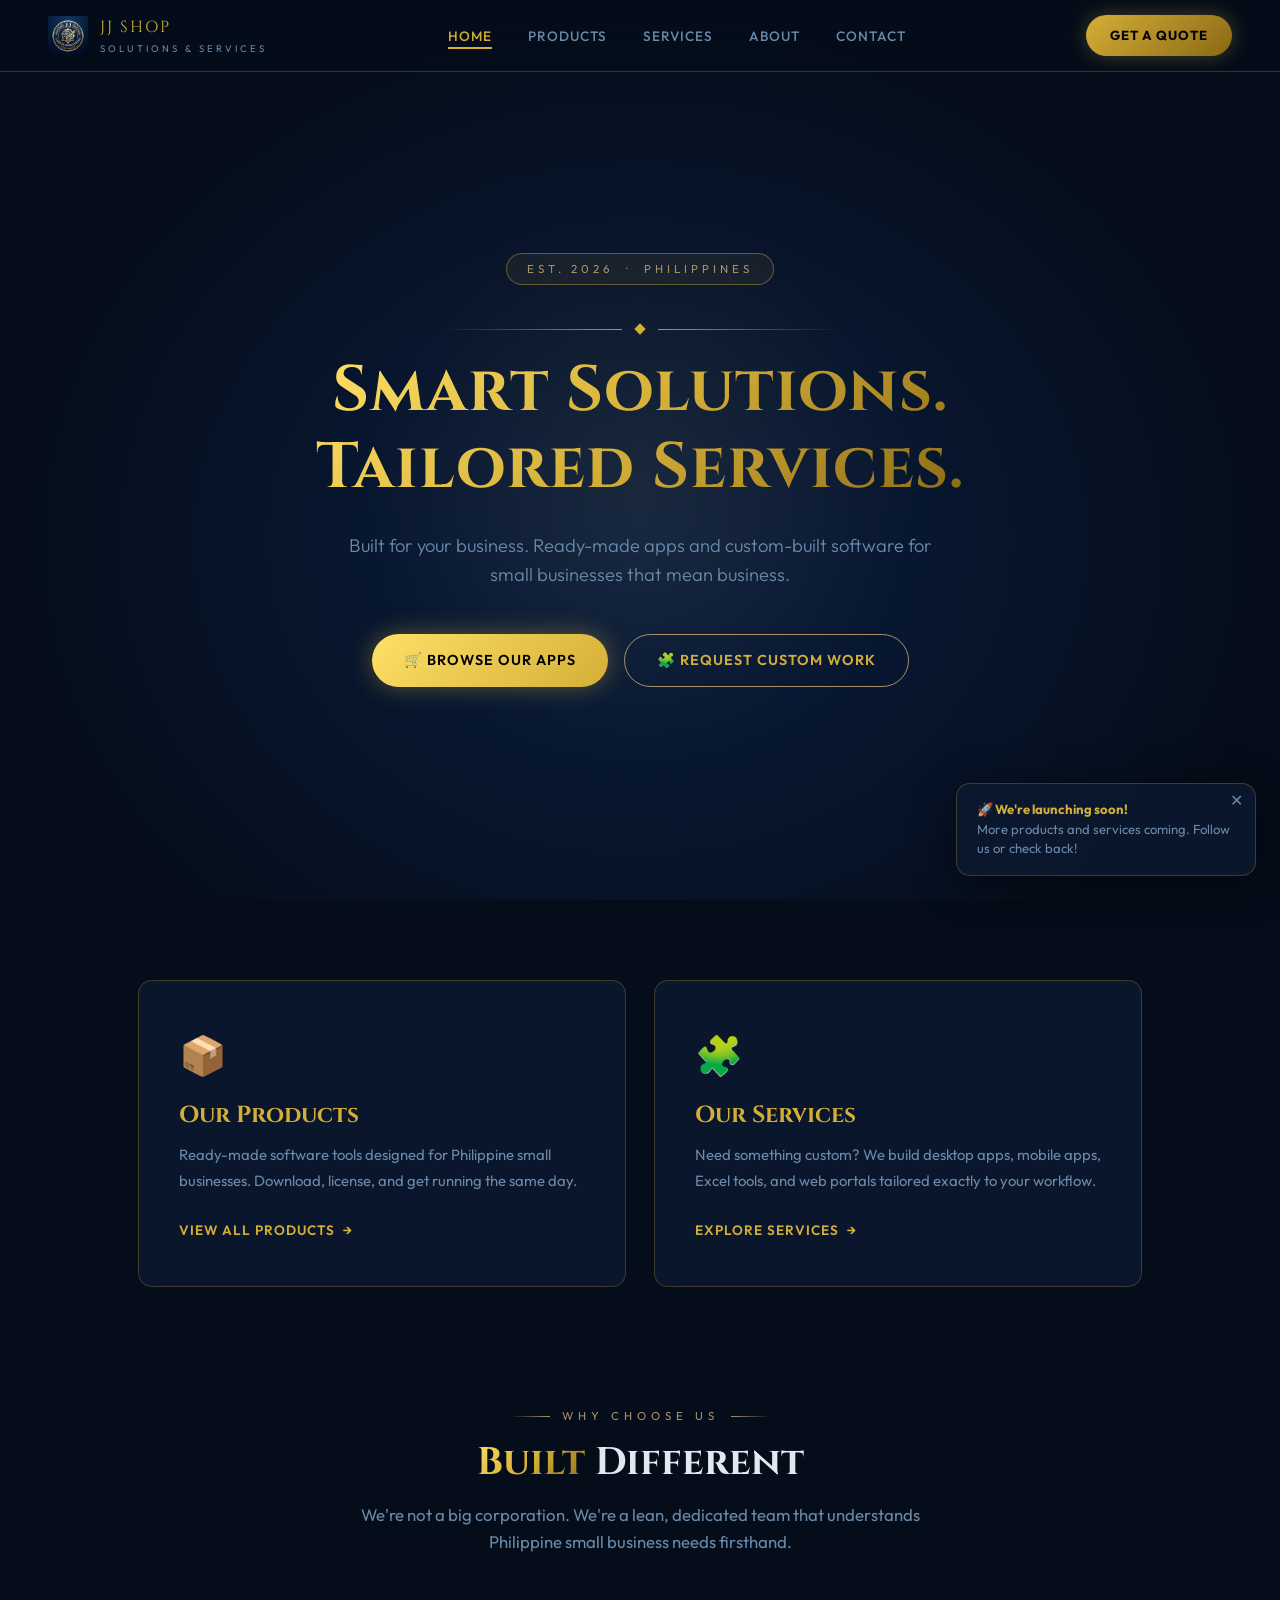
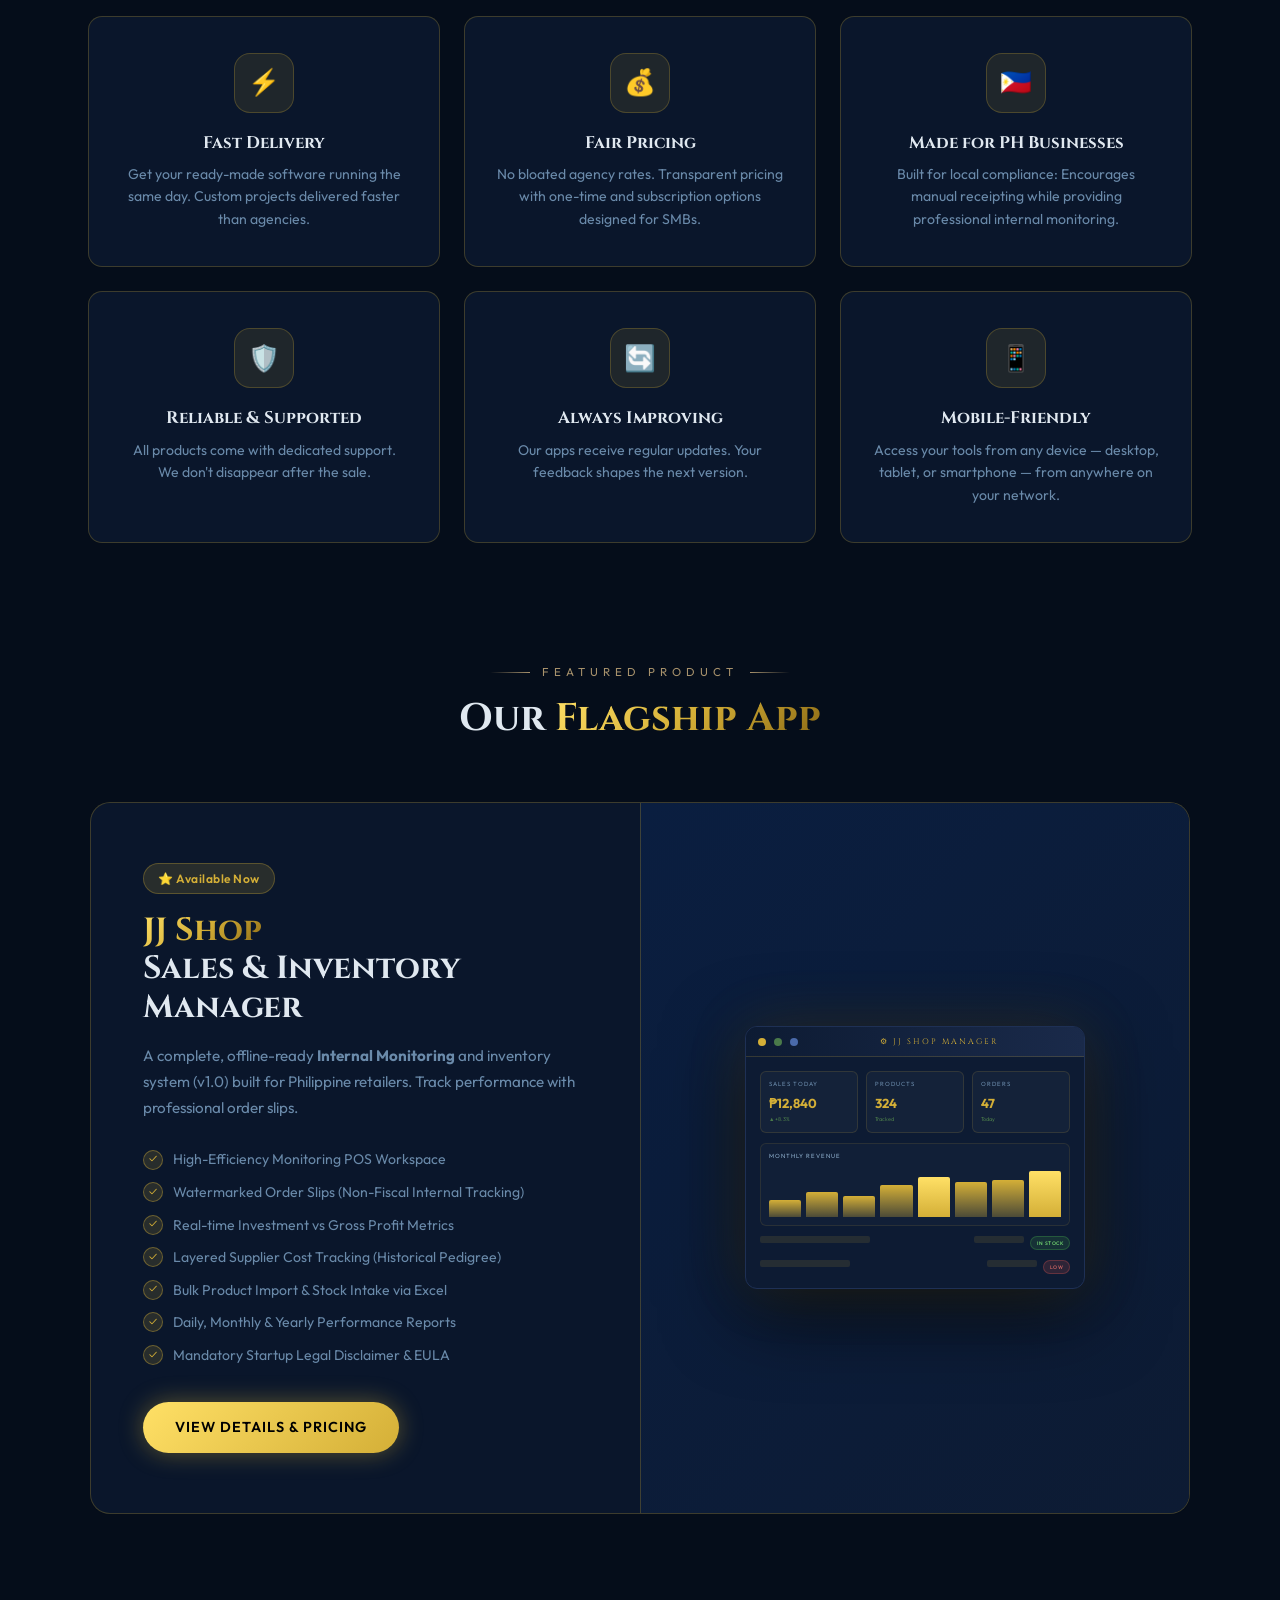
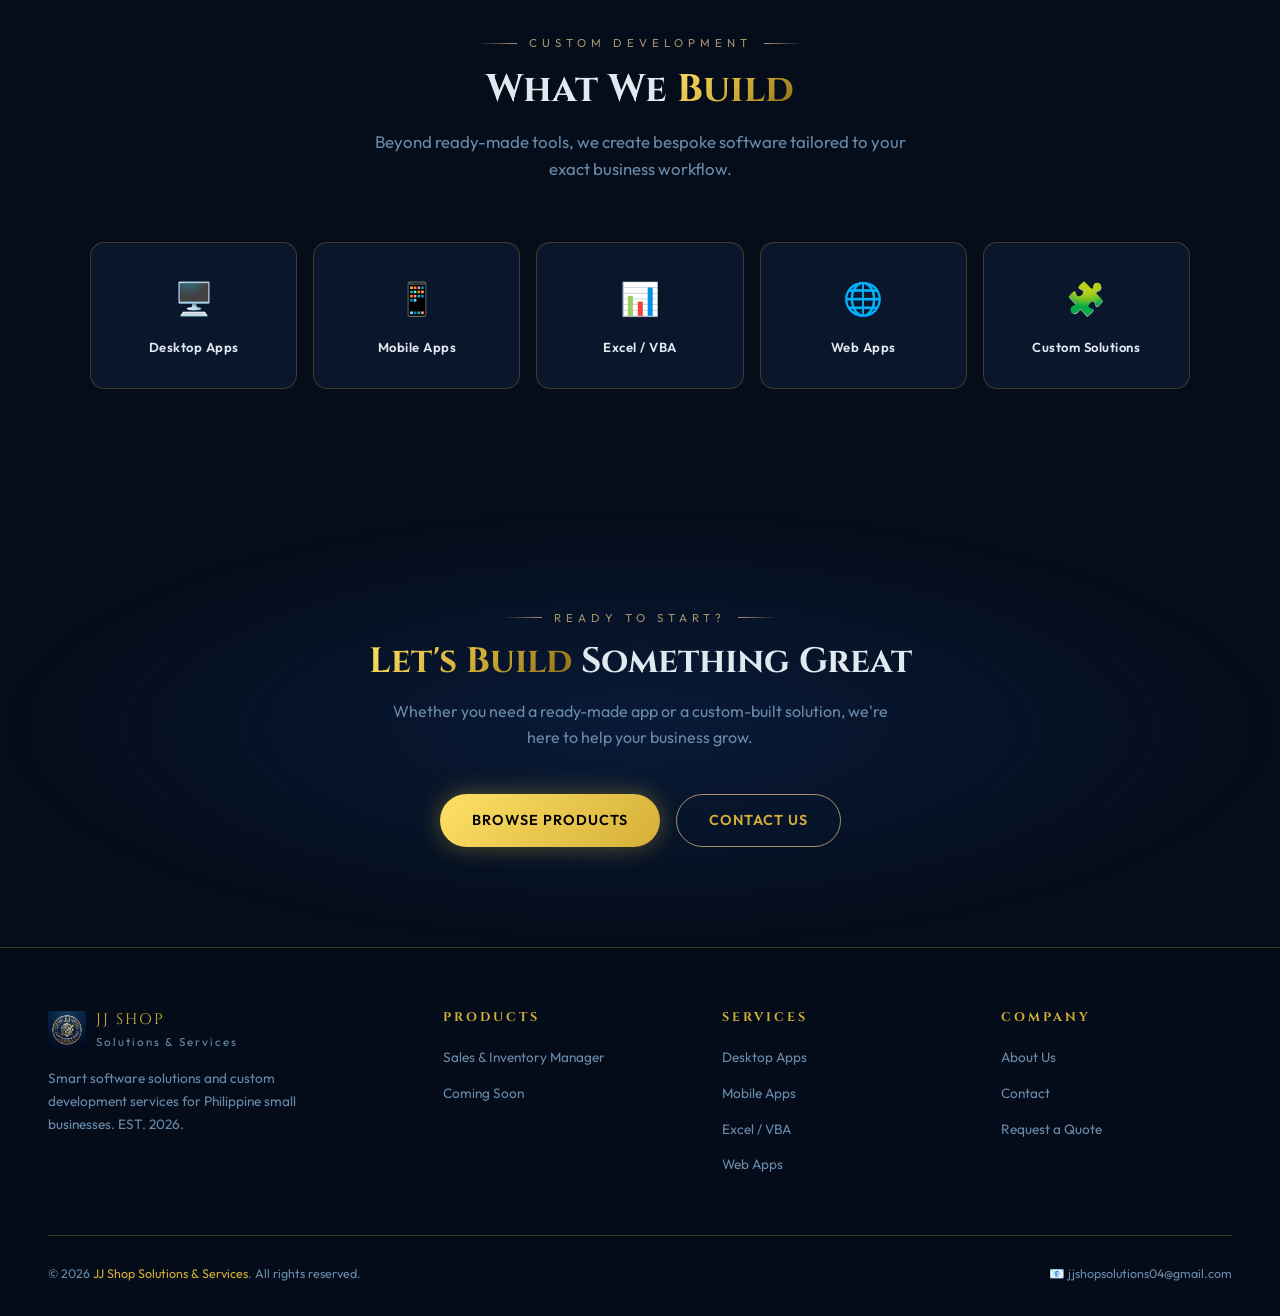
<file: index.html>
<!DOCTYPE html>
<html lang="en">
<head>
  <meta charset="UTF-8">
  <meta name="viewport" content="width=device-width, initial-scale=1.0">
  <title>JJ Shop Solutions & Services — Smart Business Software & Custom Development</title>
  <meta name="description" content="JJ Shop Solutions & Services offers ready-made business software and custom-built digital solutions for small businesses in the Philippines. Explore our Invty App and custom development services.">
  <meta name="keywords" content="JJ Shop, inventory software, sales management, custom software Philippines, small business app">
  <meta property="og:title" content="JJ Shop Solutions & Services">
  <meta property="og:description" content="Smart Solutions. Tailored Services. Built for Your Business.">
  <meta property="og:type" content="website">
  <link rel="icon" type="image/png" href="assets/img/icon-192.png">
  <link rel="apple-touch-icon" href="assets/img/icon-192.png">
  <link rel="stylesheet" href="assets/style.css">
  <style>
    /* ── HOME-SPECIFIC ── */
    .dual-cards {
      display:grid; grid-template-columns:1fr 1fr; gap:28px;
      max-width:1100px; margin:80px auto 0; padding:0 48px;
    }
    .dual-card {
      background:var(--glass);
      border:1px solid var(--glass-border);
      border-radius:var(--radius); padding:44px 40px;
      backdrop-filter:blur(20px); transition:var(--transition);
      position:relative; overflow:hidden;
    }
    .dual-card::before {
      content:''; position:absolute; top:0; left:0; right:0; height:3px;
      background:linear-gradient(90deg,transparent,var(--gold),transparent);
      opacity:0; transition:var(--transition);
    }
    .dual-card:hover { transform:translateY(-6px); box-shadow:0 16px 60px rgba(212,175,55,0.15); }
    .dual-card:hover::before { opacity:1; }
    .dual-card-icon { font-size:2.4rem; margin-bottom:16px; display:block; }
    .dual-card h3 { font-size:1.45rem; margin-bottom:12px; color:var(--gold); }
    .dual-card p { color:var(--text-muted); font-size:0.93rem; line-height:1.7; margin-bottom:24px; }
    .dual-card-link {
      display:inline-flex; align-items:center; gap:8px;
      font-size:0.85rem; font-weight:600; color:var(--gold);
      letter-spacing:1px; text-transform:uppercase; transition:var(--transition);
    }
    .dual-card-link .arrow { transition:var(--transition); }
    .dual-card-link:hover .arrow { transform:translateX(6px); }

    /* ── FEATURES SECTION ── */
    .features-section {
      padding:120px 48px; max-width:1200px; margin:0 auto;
    }
    .features-grid {
      display:grid; grid-template-columns:repeat(3,1fr); gap:24px;
    }
    .feature-item {
      background:var(--glass); border:1px solid var(--glass-border);
      border-radius:var(--radius); padding:36px 32px;
      backdrop-filter:blur(20px); transition:var(--transition);
      text-align:center;
    }
    .feature-item:hover {
      border-color:rgba(212,175,55,0.4); transform:translateY(-4px);
      box-shadow:0 12px 40px rgba(212,175,55,0.1);
    }
    .feature-icon {
      width:60px; height:60px; border-radius:16px;
      background:rgba(212,175,55,0.1); border:1px solid rgba(212,175,55,0.25);
      display:flex; align-items:center; justify-content:center;
      font-size:1.6rem; margin:0 auto 20px;
    }
    .feature-item h3 { font-size:1.05rem; margin-bottom:10px; }
    .feature-item p { font-size:0.88rem; color:var(--text-muted); line-height:1.6; }

    /* ── PRODUCT SPOTLIGHT ── */
    .spotlight-section {
      padding:0 48px 120px; position:relative; z-index:1;
    }
    .spotlight-inner {
      max-width:1100px; margin:0 auto;
      background:var(--glass); border:1px solid var(--glass-border);
      border-radius:20px; backdrop-filter:blur(20px);
      display:grid; grid-template-columns:1fr 1fr; overflow:hidden;
    }
    .spotlight-content { padding:60px 52px; }
    .spotlight-content h2 { font-size:2rem; margin-bottom:16px; }
    .spotlight-content p { color:var(--text-muted); font-size:0.95rem; line-height:1.7; margin-bottom:28px; }
    .spotlight-features { display:flex; flex-direction:column; gap:10px; margin-bottom:36px; }
    .spotlight-feat {
      display:flex; align-items:center; gap:10px;
      font-size:0.88rem; color:var(--text-muted);
    }
    .feat-check {
      width:20px; height:20px; border-radius:50%;
      background:rgba(212,175,55,0.15); border:1px solid rgba(212,175,55,0.4);
      display:flex; align-items:center; justify-content:center; flex-shrink:0;
      font-size:0.65rem; color:var(--gold);
    }
    .spotlight-visual {
      background:linear-gradient(135deg, var(--navy-mid) 0%, var(--navy-card) 100%);
      display:flex; align-items:center; justify-content:center;
      padding:40px; border-left:1px solid var(--glass-border);
    }
    .app-mockup {
      width:100%; max-width:340px;
      background:var(--navy-card); border-radius:12px;
      border:1.5px solid var(--navy-border);
      box-shadow:0 0 60px rgba(212,175,55,0.15), 0 20px 80px rgba(0,0,0,0.8);
      overflow:hidden;
    }
    .mockup-bar {
      background:linear-gradient(90deg,#0d1b33,#1a2a4a);
      height:30px; display:flex; align-items:center; padding:0 12px;
      border-bottom:1px solid rgba(212,175,55,0.2); gap:8px;
    }
    .mockup-dot { width:8px; height:8px; border-radius:50%; }
    .mockup-title {
      font-family:'Cinzel',serif; font-size:8px; color:var(--gold);
      letter-spacing:2px; margin-left:auto; margin-right:auto;
    }
    .mockup-body { padding:14px; display:flex; flex-direction:column; gap:10px; }
    .mockup-kpis { display:flex; gap:8px; }
    .mockup-kpi {
      flex:1; background:rgba(255,255,255,0.03);
      border:1px solid rgba(212,175,55,0.15); border-radius:6px; padding:8px;
    }
    .kpi-lbl { font-size:6px; color:#6a8aaa; text-transform:uppercase; letter-spacing:1px; margin-bottom:3px; }
    .kpi-val { font-size:13px; font-weight:700; color:var(--gold); }
    .kpi-sub-t { font-size:5.5px; color:#4a7a4a; margin-top:1px; }
    .mockup-chart {
      background:rgba(255,255,255,0.02); border:1px solid rgba(212,175,55,0.12);
      border-radius:6px; padding:8px;
    }
    .chart-lbl { font-size:6px; color:#8aaac8; text-transform:uppercase; letter-spacing:1px; margin-bottom:6px; }
    .bars-row { display:flex; align-items:flex-end; height:50px; gap:5px; }
    .bar-item { flex:1; border-radius:2px 2px 0 0; background:linear-gradient(180deg,var(--gold),rgba(212,175,55,0.3)); }
    .bar-item.hi { background:linear-gradient(180deg,var(--gold-light),var(--gold)); }
    .mockup-row { display:flex; gap:6px; }
    .m-cell { height:7px; border-radius:2px; background:rgba(212,175,55,0.12); }

    /* ── SERVICES STRIP ── */
    .services-strip {
      padding:0 48px 120px; position:relative; z-index:1;
    }
    .services-grid-home {
      max-width:1100px; margin:0 auto;
      display:grid; grid-template-columns:repeat(5,1fr); gap:16px;
    }
    .svc-tile {
      background:var(--glass); border:1px solid var(--glass-border);
      border-radius:var(--radius); padding:30px 20px; text-align:center;
      backdrop-filter:blur(20px); transition:var(--transition); cursor:pointer;
    }
    .svc-tile:hover {
      border-color:rgba(212,175,55,0.5); transform:translateY(-5px);
      box-shadow:0 12px 40px rgba(212,175,55,0.12);
      background:rgba(13,27,51,0.9);
    }
    .svc-tile-icon { font-size:2rem; margin-bottom:12px; display:block; }
    .svc-tile h4 { font-size:0.82rem; font-weight:600; color:var(--text); letter-spacing:0.5px; }

    /* ── CTA SECTION ── */
    .cta-section {
      padding:100px 48px; text-align:center;
      background:radial-gradient(ellipse at 50% 50%, rgba(10,30,64,0.8) 0%, transparent 70%);
      position:relative; z-index:1;
    }
    .cta-section h2 { font-size:2.2rem; margin-bottom:16px; }
    .cta-section p { color:var(--text-muted); max-width:500px; margin:0 auto 44px; }

    @media (max-width:900px) {
      .dual-cards { grid-template-columns:1fr; padding:0 24px; }
      .features-section { padding:80px 24px; }
      .features-grid { grid-template-columns:1fr 1fr; }
      .spotlight-inner { grid-template-columns:1fr; }
      .spotlight-visual { display:none; }
      .spotlight-content { padding:40px 32px; }
      .services-strip { padding:0 24px 80px; }
      .services-grid-home { grid-template-columns:repeat(3,1fr); }
      .cta-section { padding:80px 24px; }
    }
    @media (max-width:560px) {
      .features-grid { grid-template-columns:1fr; }
      .services-grid-home { grid-template-columns:repeat(2,1fr); }
    }
  </style>
</head>
<body>

<!-- ── NAVBAR ── -->
<nav class="navbar" id="navbar">
  <div class="nav-logo">
    <img src="assets/img/logo.png" alt="JJ Shop Logo">
    <div>
      <div class="nav-logo-text">JJ SHOP</div>
      <div class="nav-logo-sub">Solutions & Services</div>
    </div>
  </div>
  <ul class="nav-links" id="navLinks">
    <li><a href="index.html" class="active">Home</a></li>
    <li><a href="products.html">Products</a></li>
    <li><a href="services.html">Services</a></li>
    <li><a href="about.html">About</a></li>
    <li><a href="contact.html">Contact</a></li>
  </ul>
  <a href="contact.html" class="nav-cta">Get a Quote</a>
  <div class="nav-hamburger" id="hamburger" onclick="toggleNav()">
    <span></span><span></span><span></span>
  </div>
</nav>

<!-- ── HERO ── -->
<section class="hero" id="home">
  <div class="hero-glow"></div>
  <div class="particles" id="particles"></div>
  <div class="hero-content reveal">
    <div class="hero-badge">EST. 2026 &nbsp;·&nbsp; Philippines</div>
    <div class="gold-divider"><span></span></div>
    <h1 class="gold-text">Smart Solutions.<br>Tailored Services.</h1>
    <p class="hero-tagline">Built for your business. Ready-made apps and custom-built software for small businesses that mean business.</p>
    <div class="hero-btns">
      <a href="products.html" class="btn btn-primary">🛒 Browse Our Apps</a>
      <a href="contact.html" class="btn btn-outline">🧩 Request Custom Work</a>
    </div>
  </div>
</section>

<!-- ── DUAL CARDS ── -->
<div class="dual-cards reveal">
  <div class="dual-card">
    <span class="dual-card-icon">📦</span>
    <h3>Our Products</h3>
    <p>Ready-made software tools designed for Philippine small businesses. Download, license, and get running the same day.</p>
    <a href="products.html" class="dual-card-link">View All Products <span class="arrow">→</span></a>
  </div>
  <div class="dual-card">
    <span class="dual-card-icon">🧩</span>
    <h3>Our Services</h3>
    <p>Need something custom? We build desktop apps, mobile apps, Excel tools, and web portals tailored exactly to your workflow.</p>
    <a href="services.html" class="dual-card-link">Explore Services <span class="arrow">→</span></a>
  </div>
</div>

<!-- ── FEATURES ── -->
<section class="section">
  <div class="features-section">
    <div class="section-header reveal">
      <div class="section-eyebrow">Why Choose Us</div>
      <h2><span class="gold-text">Built</span> Different</h2>
      <p>We're not a big corporation. We're a lean, dedicated team that understands Philippine small business needs firsthand.</p>
    </div>
    <div class="features-grid">
      <div class="feature-item reveal">
        <div class="feature-icon">⚡</div>
        <h3>Fast Delivery</h3>
        <p>Get your ready-made software running the same day. Custom projects delivered faster than agencies.</p>
      </div>
      <div class="feature-item reveal">
        <div class="feature-icon">💰</div>
        <h3>Fair Pricing</h3>
        <p>No bloated agency rates. Transparent pricing with one-time and subscription options designed for SMBs.</p>
      </div>
      <div class="feature-item reveal">
        <div class="feature-icon">🇵🇭</div>
        <h3>Made for PH Businesses</h3>
        <p>Built for local compliance: Encourages manual receipting while providing professional internal monitoring.</p>
      </div>
      <div class="feature-item reveal">
        <div class="feature-icon">🛡️</div>
        <h3>Reliable & Supported</h3>
        <p>All products come with dedicated support. We don't disappear after the sale.</p>
      </div>
      <div class="feature-item reveal">
        <div class="feature-icon">🔄</div>
        <h3>Always Improving</h3>
        <p>Our apps receive regular updates. Your feedback shapes the next version.</p>
      </div>
      <div class="feature-item reveal">
        <div class="feature-icon">📱</div>
        <h3>Mobile-Friendly</h3>
        <p>Access your tools from any device — desktop, tablet, or smartphone — from anywhere on your network.</p>
      </div>
    </div>
  </div>
</section>

<!-- ── PRODUCT SPOTLIGHT ── -->
<section class="spotlight-section section">
  <div class="section-header reveal">
    <div class="section-eyebrow">Featured Product</div>
    <h2>Our <span class="gold-text">Flagship App</span></h2>
  </div>
  <div class="spotlight-inner reveal">
    <div class="spotlight-content">
      <div class="badge badge-gold" style="margin-bottom:18px;">⭐ Available Now</div>
      <h2><span class="gold-text">JJ Shop</span><br>Sales & Inventory Manager</h2>
      <p>A complete, offline-ready <strong>Internal Monitoring</strong> and inventory system (v1.0) built for Philippine retailers. Track performance with professional order slips.</p>
      <div class="spotlight-features">
        <div class="spotlight-feat"><div class="feat-check">✓</div> High-Efficiency Monitoring POS Workspace</div>
        <div class="spotlight-feat"><div class="feat-check">✓</div> Watermarked Order Slips (Non-Fiscal Internal Tracking)</div>
        <div class="spotlight-feat"><div class="feat-check">✓</div> Real-time Investment vs Gross Profit Metrics</div>
        <div class="spotlight-feat"><div class="feat-check">✓</div> Layered Supplier Cost Tracking (Historical Pedigree)</div>
        <div class="spotlight-feat"><div class="feat-check">✓</div> Bulk Product Import & Stock Intake via Excel</div>
        <div class="spotlight-feat"><div class="feat-check">✓</div> Daily, Monthly & Yearly Performance Reports</div>
        <div class="spotlight-feat"><div class="feat-check">✓</div> Mandatory Startup Legal Disclaimer & EULA</div>
      </div>
      <a href="products.html" class="btn btn-primary">View Details & Pricing</a>
    </div>
    <div class="spotlight-visual">
      <div class="app-mockup">
        <div class="mockup-bar">
          <div class="mockup-dot" style="background:#d4af37;"></div>
          <div class="mockup-dot" style="background:#4a7a4a;"></div>
          <div class="mockup-dot" style="background:#4a6aaa;"></div>
          <div class="mockup-title">⚙ JJ SHOP MANAGER</div>
        </div>
        <div class="mockup-body">
          <div class="mockup-kpis">
            <div class="mockup-kpi">
              <div class="kpi-lbl">Sales Today</div>
              <div class="kpi-val">₱12,840</div>
              <div class="kpi-sub-t">▲ +8.3%</div>
            </div>
            <div class="mockup-kpi">
              <div class="kpi-lbl">Products</div>
              <div class="kpi-val">324</div>
              <div class="kpi-sub-t">Tracked</div>
            </div>
            <div class="mockup-kpi">
              <div class="kpi-lbl">Orders</div>
              <div class="kpi-val">47</div>
              <div class="kpi-sub-t">Today</div>
            </div>
          </div>
          <div class="mockup-chart">
            <div class="chart-lbl">Monthly Revenue</div>
            <div class="bars-row">
              <div class="bar-item" style="height:35%;"></div>
              <div class="bar-item" style="height:50%;"></div>
              <div class="bar-item" style="height:42%;"></div>
              <div class="bar-item" style="height:65%;"></div>
              <div class="bar-item hi" style="height:80%;"></div>
              <div class="bar-item" style="height:70%;"></div>
              <div class="bar-item" style="height:75%;"></div>
              <div class="bar-item hi" style="height:92%;"></div>
            </div>
          </div>
          <div class="mockup-row">
            <div class="m-cell" style="width:110px;"></div>
            <div class="m-cell" style="width:50px;margin-left:auto;"></div>
            <div class="badge badge-green" style="font-size:5px;padding:2px 6px;">IN STOCK</div>
          </div>
          <div class="mockup-row">
            <div class="m-cell" style="width:90px;"></div>
            <div class="m-cell" style="width:50px;margin-left:auto;"></div>
            <div class="badge" style="font-size:5px;padding:2px 6px;background:rgba(180,74,74,0.2);color:#c06060;border:1px solid rgba(180,74,74,0.4);">LOW</div>
          </div>
        </div>
      </div>
    </div>
  </div>
</section>

<!-- ── SERVICES STRIP ── -->
<section class="services-strip section">
  <div class="section-header reveal">
    <div class="section-eyebrow">Custom Development</div>
    <h2>What We <span class="gold-text">Build</span></h2>
    <p>Beyond ready-made tools, we create bespoke software tailored to your exact business workflow.</p>
  </div>
  <div class="services-grid-home">
    <a href="services.html" class="svc-tile reveal">
      <span class="svc-tile-icon">🖥️</span>
      <h4>Desktop Apps</h4>
    </a>
    <a href="services.html" class="svc-tile reveal">
      <span class="svc-tile-icon">📱</span>
      <h4>Mobile Apps</h4>
    </a>
    <a href="services.html" class="svc-tile reveal">
      <span class="svc-tile-icon">📊</span>
      <h4>Excel / VBA</h4>
    </a>
    <a href="services.html" class="svc-tile reveal">
      <span class="svc-tile-icon">🌐</span>
      <h4>Web Apps</h4>
    </a>
    <a href="services.html" class="svc-tile reveal">
      <span class="svc-tile-icon">🧩</span>
      <h4>Custom Solutions</h4>
    </a>
  </div>
</section>

<!-- ── CTA ── -->
<section class="cta-section section reveal">
  <div class="section-eyebrow">Ready to Start?</div>
  <h2><span class="gold-text">Let's Build</span> Something Great</h2>
  <p>Whether you need a ready-made app or a custom-built solution, we're here to help your business grow.</p>
  <div class="hero-btns">
    <a href="products.html" class="btn btn-primary">Browse Products</a>
    <a href="contact.html" class="btn btn-outline">Contact Us</a>
  </div>
</section>

<!-- ── FOOTER ── -->
<footer>
  <div class="footer-grid">
    <div>
      <div class="footer-brand-logo">
        <img src="assets/img/logo.png" alt="JJ Shop Logo">
        <div>
          <div class="footer-brand-name">JJ SHOP</div>
          <div class="footer-brand-sub">Solutions & Services</div>
        </div>
      </div>
      <p class="footer-desc">Smart software solutions and custom development services for Philippine small businesses. EST. 2026.</p>
    </div>
    <div class="footer-col">
      <h4>Products</h4>
      <ul>
        <li><a href="products.html">Sales & Inventory Manager</a></li>
        <li><a href="products.html#coming-soon">Coming Soon</a></li>
      </ul>
    </div>
    <div class="footer-col">
      <h4>Services</h4>
      <ul>
        <li><a href="services.html">Desktop Apps</a></li>
        <li><a href="services.html">Mobile Apps</a></li>
        <li><a href="services.html">Excel / VBA</a></li>
        <li><a href="services.html">Web Apps</a></li>
      </ul>
    </div>
    <div class="footer-col">
      <h4>Company</h4>
      <ul>
        <li><a href="about.html">About Us</a></li>
        <li><a href="contact.html">Contact</a></li>
        <li><a href="contact.html">Request a Quote</a></li>
      </ul>
    </div>
  </div>
  <div class="footer-bottom">
    <div class="footer-copy">© 2026 <span>JJ Shop Solutions & Services</span>. All rights reserved.</div>
    <div class="footer-copy">📧 jjshopsolutions04@gmail.com</div>
  </div>
</footer>

<button class="scroll-top" id="scrollTop" onclick="window.scrollTo({top:0,behavior:'smooth'})" aria-label="Back to top">↑</button>

<div class="notice-banner" id="noticeBanner">
  <span class="notice-close" onclick="document.getElementById('noticeBanner').remove()">✕</span>
  <strong>🚀 We're launching soon!</strong><br>
  More products and services coming. Follow us or check back!
</div>

<script>
  // Floating particles
  const pc = document.getElementById('particles');
  for(let i=0;i<18;i++){
    const p=document.createElement('div');
    p.className='particle';
    const s=Math.random()*4+2;
    p.style.cssText=`width:${s}px;height:${s}px;left:${Math.random()*100}%;bottom:-20px;animation-duration:${Math.random()*12+8}s;animation-delay:${Math.random()*8}s;opacity:${Math.random()*0.5+0.2}`;
    pc.appendChild(p);
  }

  // Scroll reveal
  const observer=new IntersectionObserver(entries=>{
    entries.forEach(e=>{ if(e.isIntersecting) e.target.classList.add('visible'); });
  },{threshold:0.12});
  document.querySelectorAll('.reveal').forEach(el=>observer.observe(el));

  // Scroll top
  const st=document.getElementById('scrollTop');
  window.addEventListener('scroll',()=>{
    st.classList.toggle('visible',window.scrollY>400);
  });

  // Hamburger
  function toggleNav(){
    document.getElementById('navLinks').classList.toggle('open');
  }

  // Navbar shadow on scroll
  window.addEventListener('scroll',()=>{
    document.getElementById('navbar').style.boxShadow=
      window.scrollY>50?'0 4px 30px rgba(0,0,0,0.5)':'none';
  });
</script>
</body>
</html>
</file>
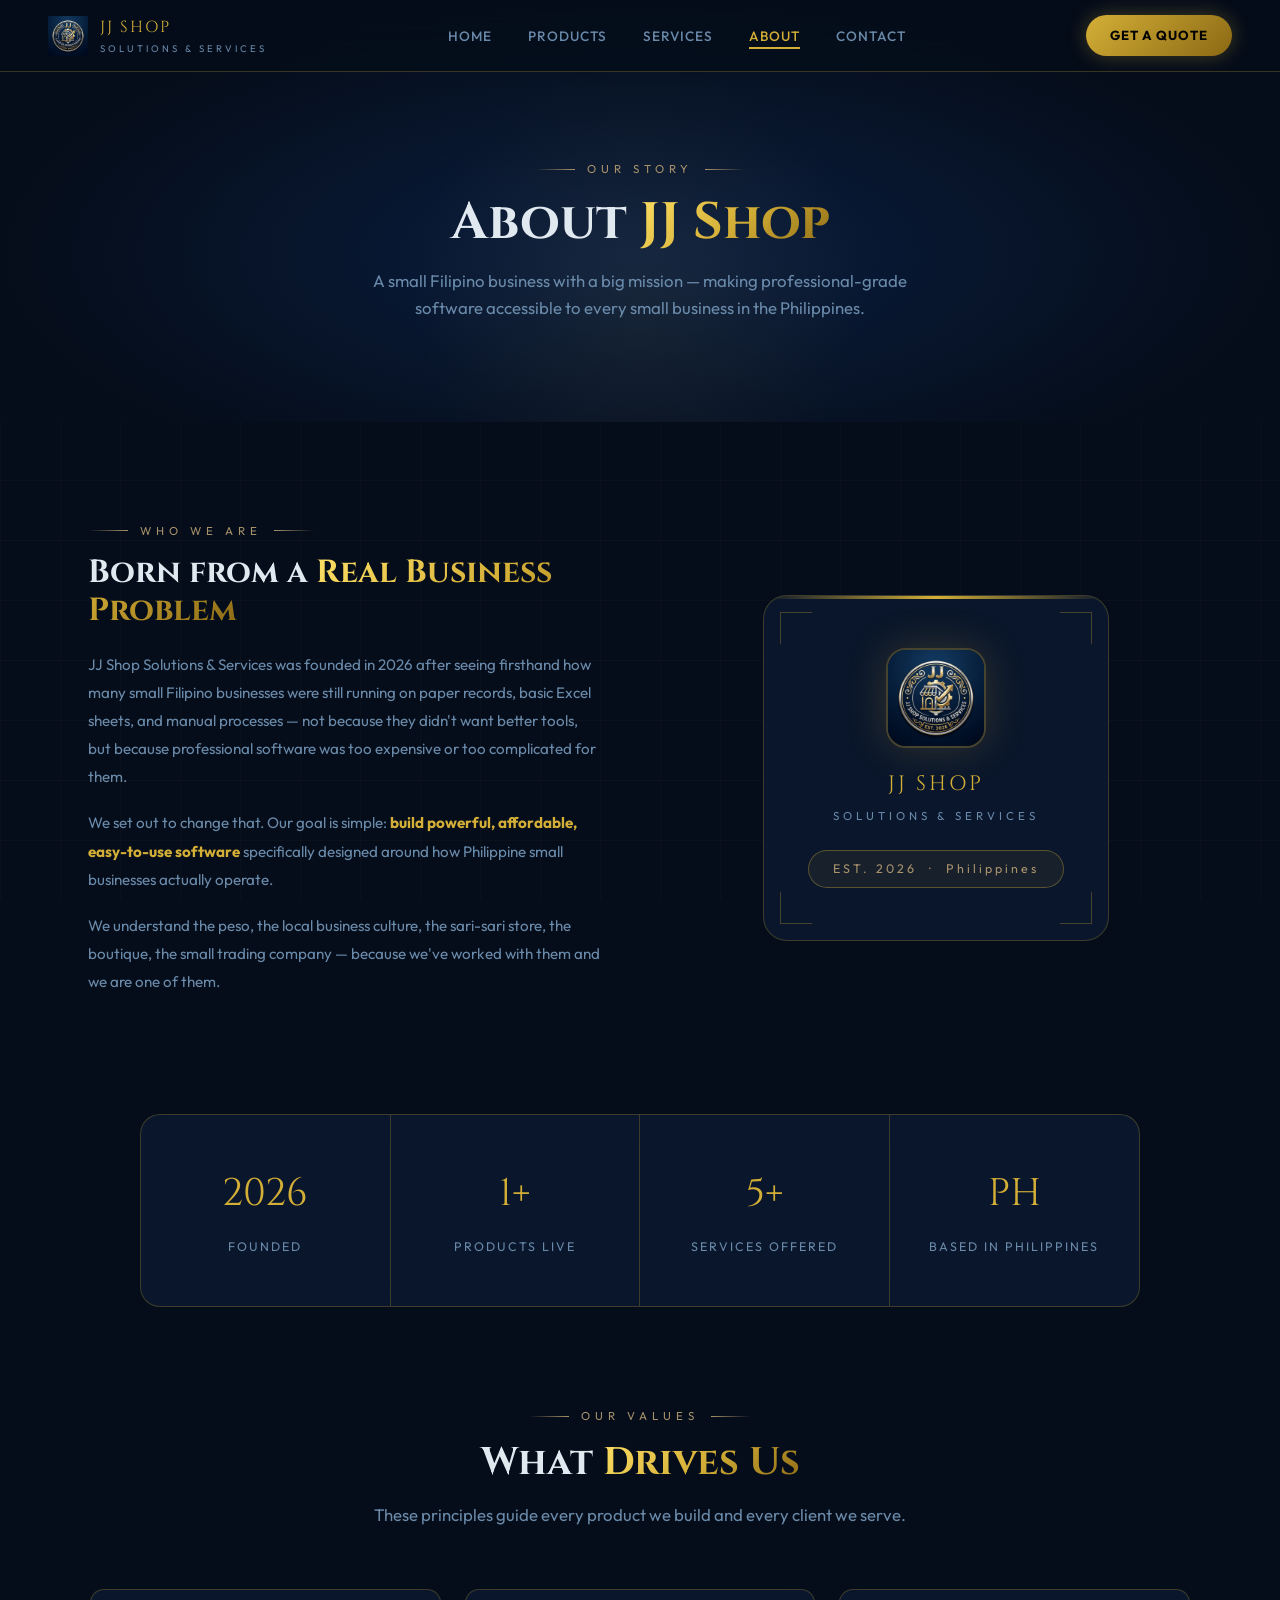
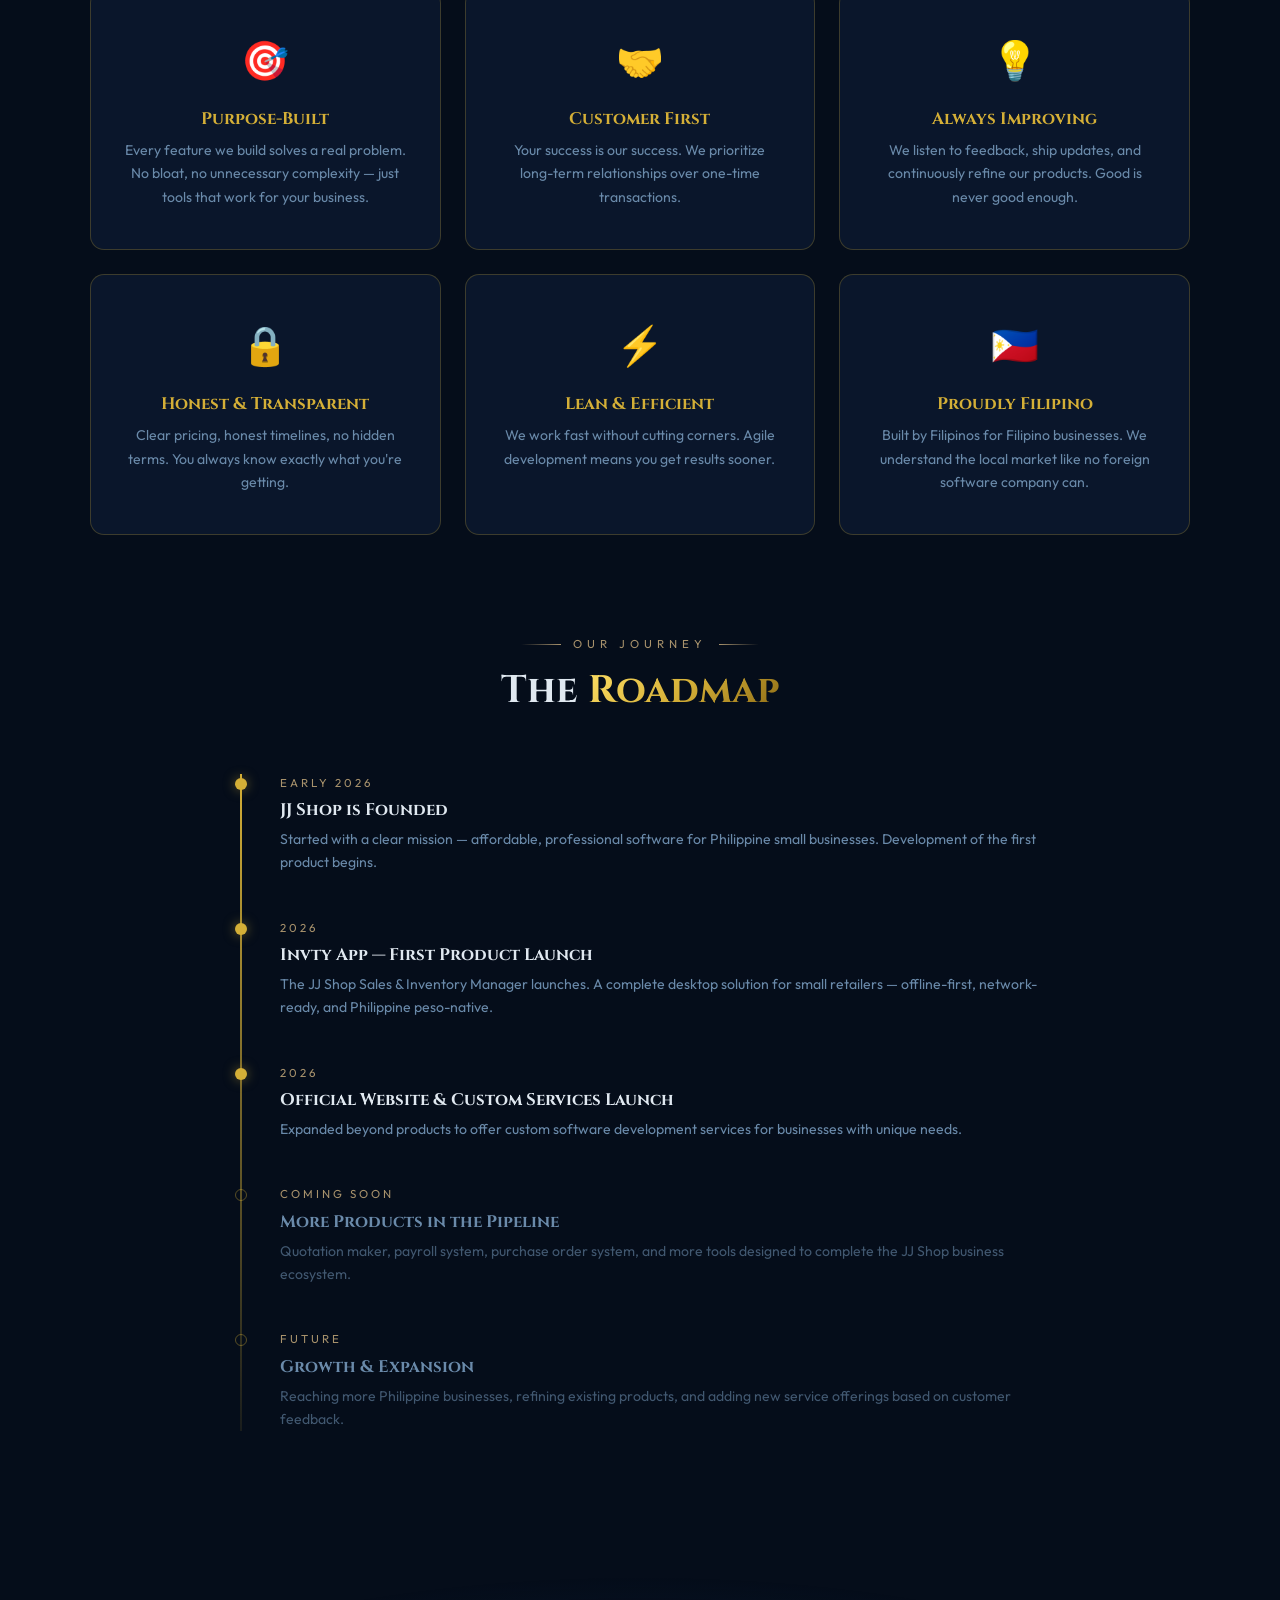
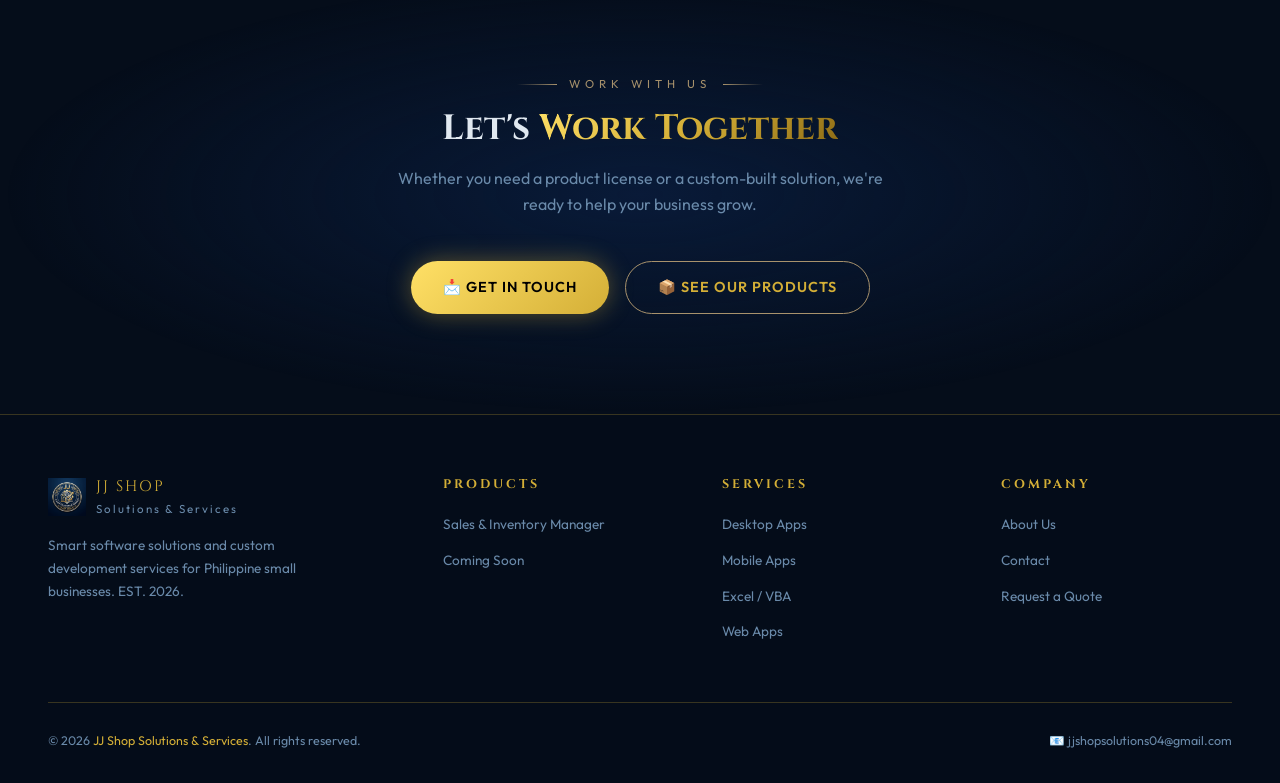
<file: about.html>
<!DOCTYPE html>
<html lang="en">
<head>
  <meta charset="UTF-8">
  <meta name="viewport" content="width=device-width, initial-scale=1.0">
  <title>About — JJ Shop Solutions & Services</title>
  <meta name="description" content="Learn about JJ Shop Solutions & Services — our story, mission, and the values that drive us to build great software for Philippine small businesses.">
  <link rel="icon" type="image/png" href="assets/img/icon-192.png">
  <link rel="stylesheet" href="assets/style.css">
  <style>
    .page-hero {
      padding:160px 48px 100px; text-align:center;
      background:radial-gradient(ellipse at 50% 60%, var(--navy-mid) 0%, var(--navy) 70%);
      position:relative; z-index:1; overflow:hidden;
    }
    .page-hero h1 { font-size:clamp(2rem,4vw,3.2rem); margin-bottom:14px; }
    .page-hero p { font-size:1.05rem; color:var(--text-muted); max-width:560px; margin:0 auto; }
    .hero-glow { position:absolute; top:10%; left:50%; transform:translateX(-50%);
      width:500px; height:500px; pointer-events:none;
      background:radial-gradient(circle,rgba(212,175,55,0.07) 0%,transparent 65%); }

    /* STORY SECTION */
    .story-section {
      padding:100px 48px; max-width:1200px; margin:0 auto;
      position:relative; z-index:1;
    }
    .story-grid {
      display:grid; grid-template-columns:1fr 1fr; gap:80px; align-items:center;
    }
    .story-text h2 { font-size:2rem; margin-bottom:20px; }
    .story-text p { color:var(--text-muted); font-size:0.95rem; line-height:1.85; margin-bottom:18px; }
    .story-visual {
      position:relative; display:flex; align-items:center; justify-content:center;
    }
    .brand-display {
      background:var(--glass); border:1px solid var(--glass-border);
      border-radius:24px; backdrop-filter:blur(20px); padding:52px 44px;
      text-align:center; position:relative; overflow:hidden;
    }
    .brand-display::before {
      content:''; position:absolute; top:0; left:0; right:0; height:3px;
      background:linear-gradient(90deg,transparent,var(--gold),transparent);
    }
    .brand-logo-display {
      width:100px; height:100px; margin:0 auto 20px;
      border-radius:20px; overflow:hidden;
      border:2px solid rgba(212,175,55,0.3);
      box-shadow:0 0 40px rgba(212,175,55,0.2);
    }
    .brand-logo-display img { width:100%; height:100%; object-fit:contain; }
    .brand-name-display { font-family:'Cinzel',serif; font-size:1.3rem; color:var(--gold); letter-spacing:3px; margin-bottom:6px; }
    .brand-sub-display { font-size:0.72rem; letter-spacing:4px; text-transform:uppercase; color:var(--text-muted); margin-bottom:24px; }
    .brand-est { display:inline-block; padding:8px 24px; border-radius:30px;
      border:1px solid rgba(212,175,55,0.35); background:rgba(212,175,55,0.07);
      font-size:0.78rem; letter-spacing:3px; color:var(--gold-dim); }
    .corner-deco { position:absolute; width:32px; height:32px; border-color:rgba(212,175,55,0.3); border-style:solid; }
    .corner-deco.tl { top:16px; left:16px; border-width:1.5px 0 0 1.5px; }
    .corner-deco.tr { top:16px; right:16px; border-width:1.5px 1.5px 0 0; }
    .corner-deco.bl { bottom:16px; left:16px; border-width:0 0 1.5px 1.5px; }
    .corner-deco.br { bottom:16px; right:16px; border-width:0 1.5px 1.5px 0; }

    /* MISSION / VALUES */
    .values-section {
      padding:0 48px 100px; position:relative; z-index:1;
    }
    .values-inner { max-width:1100px; margin:0 auto; }
    .values-grid {
      display:grid; grid-template-columns:repeat(3,1fr); gap:24px; margin-top:60px;
    }
    .value-card {
      background:var(--glass); border:1px solid var(--glass-border);
      border-radius:var(--radius); padding:40px 32px; backdrop-filter:blur(20px);
      transition:var(--transition); text-align:center;
    }
    .value-card:hover { transform:translateY(-5px); border-color:rgba(212,175,55,0.4); box-shadow:0 12px 40px rgba(212,175,55,0.12); }
    .value-icon { font-size:2.4rem; margin-bottom:18px; display:block; }
    .value-card h3 { font-size:1.05rem; margin-bottom:10px; color:var(--gold); }
    .value-card p { font-size:0.88rem; color:var(--text-muted); line-height:1.65; }

    /* TIMELINE */
    .timeline-section {
      padding:0 48px 100px; position:relative; z-index:1;
    }
    .timeline-inner { max-width:800px; margin:0 auto; }
    .timeline { position:relative; margin-top:60px; padding-left:40px; }
    .timeline::before {
      content:''; position:absolute; left:0; top:0; bottom:0; width:1.5px;
      background:linear-gradient(180deg,var(--gold),rgba(212,175,55,0.1));
    }
    .timeline-item { position:relative; margin-bottom:44px; }
    .timeline-dot {
      position:absolute; left:-45px; top:4px;
      width:12px; height:12px; border-radius:50%;
      background:var(--gold); box-shadow:0 0 12px rgba(212,175,55,0.5);
    }
    .timeline-date { font-size:0.72rem; letter-spacing:3px; text-transform:uppercase; color:var(--gold-dim); margin-bottom:8px; }
    .timeline-item h3 { font-size:1.05rem; margin-bottom:8px; }
    .timeline-item p { font-size:0.88rem; color:var(--text-muted); line-height:1.65; }
    .timeline-future .timeline-dot { background:transparent; border:1.5px solid rgba(212,175,55,0.4); box-shadow:none; }
    .timeline-future h3 { color:var(--text-muted); }
    .timeline-future p { opacity:0.6; }

    /* STATS */
    .stats-section {
      padding:0 48px 100px; position:relative; z-index:1;
    }
    .stats-inner {
      max-width:1000px; margin:0 auto;
      background:var(--glass); border:1px solid var(--glass-border);
      border-radius:20px; backdrop-filter:blur(20px);
      display:grid; grid-template-columns:repeat(4,1fr);
      overflow:hidden;
    }
    .stat-item {
      padding:48px 28px; text-align:center; position:relative;
      border-right:1px solid var(--glass-border); transition:var(--transition);
    }
    .stat-item:last-child { border-right:none; }
    .stat-item:hover { background:rgba(212,175,55,0.05); }
    .stat-num { font-family:'Cinzel',serif; font-size:2.4rem; color:var(--gold); display:block; margin-bottom:8px; }
    .stat-label { font-size:0.78rem; letter-spacing:2px; text-transform:uppercase; color:var(--text-muted); }

    /* CTA */
    .cta-section {
      padding:100px 48px; text-align:center;
      background:radial-gradient(ellipse at 50% 50%,rgba(10,30,64,0.8) 0%,transparent 70%);
      position:relative; z-index:1;
    }
    .cta-section h2 { font-size:2.2rem; margin-bottom:16px; }
    .cta-section p { color:var(--text-muted); max-width:500px; margin:0 auto 44px; }

    @media(max-width:900px){
      .page-hero { padding:130px 24px 70px; }
      .story-section { padding:70px 24px; }
      .story-grid { grid-template-columns:1fr; gap:48px; }
      .values-section { padding:0 24px 70px; }
      .values-grid { grid-template-columns:1fr 1fr; }
      .timeline-section { padding:0 24px 70px; }
      .stats-section { padding:0 24px 70px; }
      .stats-inner { grid-template-columns:1fr 1fr; }
      .stat-item:nth-child(2) { border-right:none; }
      .stat-item:nth-child(3) { border-top:1px solid var(--glass-border); }
      .cta-section { padding:70px 24px; }
    }
    @media(max-width:560px){
      .values-grid { grid-template-columns:1fr; }
      .stats-inner { grid-template-columns:1fr 1fr; }
    }
  </style>
</head>
<body>

<nav class="navbar" id="navbar">
  <div class="nav-logo">
    <img src="assets/img/logo.png" alt="JJ Shop Logo">
    <div>
      <div class="nav-logo-text">JJ SHOP</div>
      <div class="nav-logo-sub">Solutions & Services</div>
    </div>
  </div>
  <ul class="nav-links" id="navLinks">
    <li><a href="index.html">Home</a></li>
    <li><a href="products.html">Products</a></li>
    <li><a href="services.html">Services</a></li>
    <li><a href="about.html" class="active">About</a></li>
    <li><a href="contact.html">Contact</a></li>
  </ul>
  <a href="contact.html" class="nav-cta">Get a Quote</a>
  <div class="nav-hamburger" onclick="toggleNav()"><span></span><span></span><span></span></div>
</nav>

<section class="page-hero">
  <div class="hero-glow"></div>
  <div class="particles" id="particles"></div>
  <div class="reveal">
    <div class="section-eyebrow">Our Story</div>
    <h1>About <span class="gold-text">JJ Shop</span></h1>
    <p>A small Filipino business with a big mission — making professional-grade software accessible to every small business in the Philippines.</p>
  </div>
</section>

<!-- STORY -->
<section class="story-section section">
  <div class="story-grid">
    <div class="story-text reveal">
      <div class="section-eyebrow" style="justify-content:flex-start;">Who We Are</div>
      <h2>Born from a <span class="gold-text">Real Business Problem</span></h2>
      <p>JJ Shop Solutions & Services was founded in 2026 after seeing firsthand how many small Filipino businesses were still running on paper records, basic Excel sheets, and manual processes — not because they didn't want better tools, but because professional software was too expensive or too complicated for them.</p>
      <p>We set out to change that. Our goal is simple: <strong style="color:var(--gold);">build powerful, affordable, easy-to-use software</strong> specifically designed around how Philippine small businesses actually operate.</p>
      <p>We understand the peso, the local business culture, the sari-sari store, the boutique, the small trading company — because we've worked with them and we are one of them.</p>
    </div>
    <div class="story-visual reveal">
      <div class="brand-display">
        <div class="corner-deco tl"></div>
        <div class="corner-deco tr"></div>
        <div class="corner-deco bl"></div>
        <div class="corner-deco br"></div>
        <div class="brand-logo-display">
          <img src="assets/img/logo.png" alt="JJ Shop Logo">
        </div>
        <div class="brand-name-display">JJ SHOP</div>
        <div class="brand-sub-display">Solutions &amp; Services</div>
        <div class="brand-est">EST. 2026 &nbsp;·&nbsp; Philippines</div>
      </div>
    </div>
  </div>
</section>

<!-- STATS -->
<section class="stats-section section">
  <div class="stats-inner reveal">
    <div class="stat-item">
      <span class="stat-num">2026</span>
      <span class="stat-label">Founded</span>
    </div>
    <div class="stat-item">
      <span class="stat-num">1+</span>
      <span class="stat-label">Products Live</span>
    </div>
    <div class="stat-item">
      <span class="stat-num">5+</span>
      <span class="stat-label">Services Offered</span>
    </div>
    <div class="stat-item">
      <span class="stat-num">PH</span>
      <span class="stat-label">Based in Philippines</span>
    </div>
  </div>
</section>

<!-- VALUES -->
<section class="values-section section">
  <div class="values-inner">
    <div class="section-header reveal">
      <div class="section-eyebrow">Our Values</div>
      <h2>What <span class="gold-text">Drives Us</span></h2>
      <p>These principles guide every product we build and every client we serve.</p>
    </div>
    <div class="values-grid">
      <div class="value-card reveal">
        <span class="value-icon">🎯</span>
        <h3>Purpose-Built</h3>
        <p>Every feature we build solves a real problem. No bloat, no unnecessary complexity — just tools that work for your business.</p>
      </div>
      <div class="value-card reveal">
        <span class="value-icon">🤝</span>
        <h3>Customer First</h3>
        <p>Your success is our success. We prioritize long-term relationships over one-time transactions.</p>
      </div>
      <div class="value-card reveal">
        <span class="value-icon">💡</span>
        <h3>Always Improving</h3>
        <p>We listen to feedback, ship updates, and continuously refine our products. Good is never good enough.</p>
      </div>
      <div class="value-card reveal">
        <span class="value-icon">🔒</span>
        <h3>Honest & Transparent</h3>
        <p>Clear pricing, honest timelines, no hidden terms. You always know exactly what you're getting.</p>
      </div>
      <div class="value-card reveal">
        <span class="value-icon">⚡</span>
        <h3>Lean & Efficient</h3>
        <p>We work fast without cutting corners. Agile development means you get results sooner.</p>
      </div>
      <div class="value-card reveal">
        <span class="value-icon">🇵🇭</span>
        <h3>Proudly Filipino</h3>
        <p>Built by Filipinos for Filipino businesses. We understand the local market like no foreign software company can.</p>
      </div>
    </div>
  </div>
</section>

<!-- TIMELINE -->
<section class="timeline-section section">
  <div class="timeline-inner">
    <div class="section-header reveal">
      <div class="section-eyebrow">Our Journey</div>
      <h2>The <span class="gold-text">Roadmap</span></h2>
    </div>
    <div class="timeline reveal">
      <div class="timeline-item">
        <div class="timeline-dot"></div>
        <div class="timeline-date">Early 2026</div>
        <h3>JJ Shop is Founded</h3>
        <p>Started with a clear mission — affordable, professional software for Philippine small businesses. Development of the first product begins.</p>
      </div>
      <div class="timeline-item">
        <div class="timeline-dot"></div>
        <div class="timeline-date">2026</div>
        <h3>Invty App — First Product Launch</h3>
        <p>The JJ Shop Sales & Inventory Manager launches. A complete desktop solution for small retailers — offline-first, network-ready, and Philippine peso-native.</p>
      </div>
      <div class="timeline-item">
        <div class="timeline-dot"></div>
        <div class="timeline-date">2026</div>
        <h3>Official Website & Custom Services Launch</h3>
        <p>Expanded beyond products to offer custom software development services for businesses with unique needs.</p>
      </div>
      <div class="timeline-item timeline-future">
        <div class="timeline-dot"></div>
        <div class="timeline-date">Coming Soon</div>
        <h3>More Products in the Pipeline</h3>
        <p>Quotation maker, payroll system, purchase order system, and more tools designed to complete the JJ Shop business ecosystem.</p>
      </div>
      <div class="timeline-item timeline-future">
        <div class="timeline-dot"></div>
        <div class="timeline-date">Future</div>
        <h3>Growth & Expansion</h3>
        <p>Reaching more Philippine businesses, refining existing products, and adding new service offerings based on customer feedback.</p>
      </div>
    </div>
  </div>
</section>

<!-- CTA -->
<section class="cta-section section reveal">
  <div class="section-eyebrow">Work With Us</div>
  <h2>Let's <span class="gold-text">Work Together</span></h2>
  <p>Whether you need a product license or a custom-built solution, we're ready to help your business grow.</p>
  <div style="display:flex;gap:16px;justify-content:center;flex-wrap:wrap;">
    <a href="contact.html" class="btn btn-primary">📩 Get in Touch</a>
    <a href="products.html" class="btn btn-outline">📦 See Our Products</a>
  </div>
</section>

<footer>
  <div class="footer-grid">
    <div>
      <div class="footer-brand-logo">
        <img src="assets/img/logo.png" alt="JJ Shop Logo">
        <div>
          <div class="footer-brand-name">JJ SHOP</div>
          <div class="footer-brand-sub">Solutions & Services</div>
        </div>
      </div>
      <p class="footer-desc">Smart software solutions and custom development services for Philippine small businesses. EST. 2026.</p>
    </div>
    <div class="footer-col"><h4>Products</h4><ul>
      <li><a href="products.html">Sales & Inventory Manager</a></li>
      <li><a href="products.html#coming-soon">Coming Soon</a></li>
    </ul></div>
    <div class="footer-col"><h4>Services</h4><ul>
      <li><a href="services.html">Desktop Apps</a></li>
      <li><a href="services.html">Mobile Apps</a></li>
      <li><a href="services.html">Excel / VBA</a></li>
      <li><a href="services.html">Web Apps</a></li>
    </ul></div>
    <div class="footer-col"><h4>Company</h4><ul>
      <li><a href="about.html">About Us</a></li>
      <li><a href="contact.html">Contact</a></li>
      <li><a href="contact.html">Request a Quote</a></li>
    </ul></div>
  </div>
  <div class="footer-bottom">
    <div class="footer-copy">© 2026 <span>JJ Shop Solutions & Services</span>. All rights reserved.</div>
    <div class="footer-copy">📧 jjshopsolutions04@gmail.com</div>
  </div>
</footer>

<button class="scroll-top" id="scrollTop" onclick="window.scrollTo({top:0,behavior:'smooth'})">↑</button>

<script>
  const pc=document.getElementById('particles');
  for(let i=0;i<12;i++){
    const p=document.createElement('div'); p.className='particle';
    const s=Math.random()*4+2;
    p.style.cssText=`width:${s}px;height:${s}px;left:${Math.random()*100}%;bottom:-20px;animation-duration:${Math.random()*12+8}s;animation-delay:${Math.random()*8}s;opacity:${Math.random()*0.4+0.1}`;
    pc.appendChild(p);
  }
  const obs=new IntersectionObserver(e=>e.forEach(x=>x.isIntersecting&&x.target.classList.add('visible')),{threshold:0.1});
  document.querySelectorAll('.reveal').forEach(el=>obs.observe(el));
  const st=document.getElementById('scrollTop');
  window.addEventListener('scroll',()=>{ st.classList.toggle('visible',window.scrollY>400); });
  function toggleNav(){ document.getElementById('navLinks').classList.toggle('open'); }
  window.addEventListener('scroll',()=>{
    document.getElementById('navbar').style.boxShadow=window.scrollY>50?'0 4px 30px rgba(0,0,0,0.5)':'none';
  });
</script>
</body>
</html>
</file>
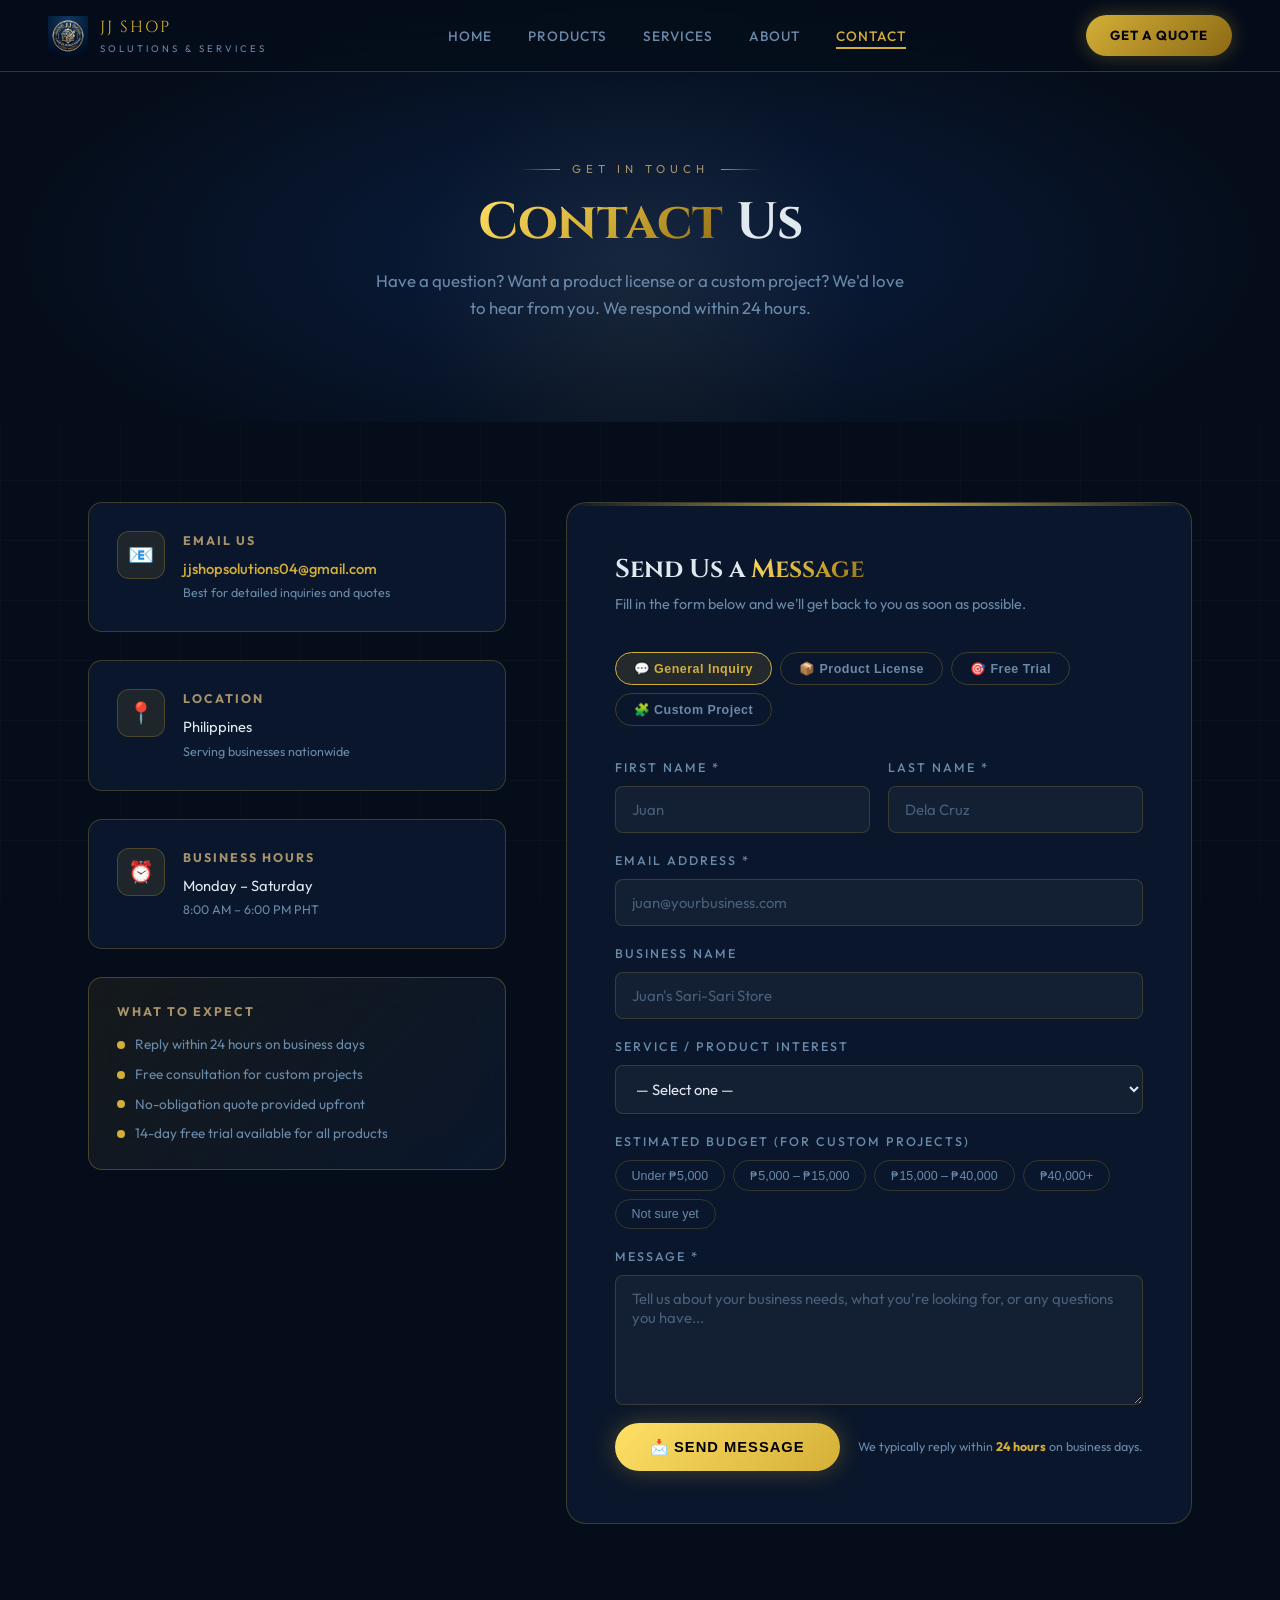
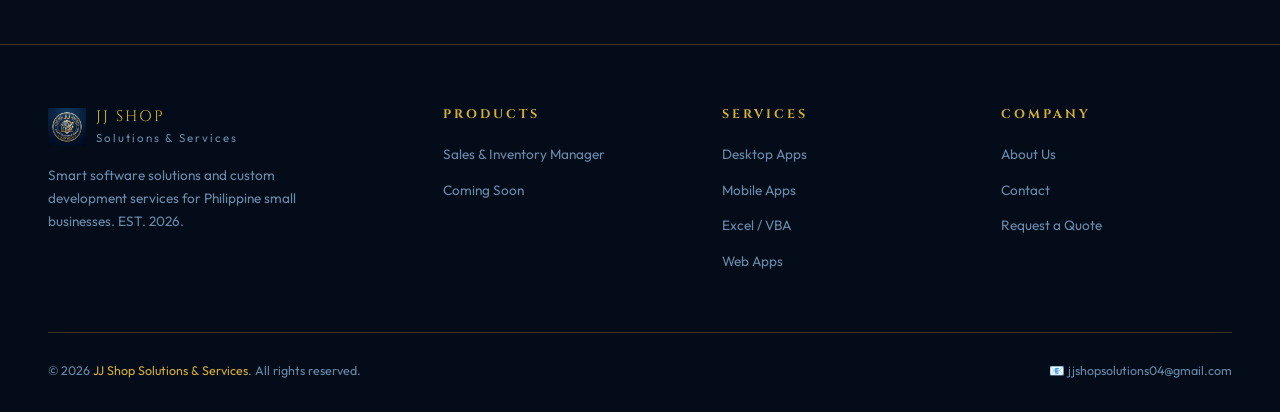
<file: contact.html>
<!DOCTYPE html>
<html lang="en">
<head>
  <meta charset="UTF-8">
  <meta name="viewport" content="width=device-width, initial-scale=1.0">
  <title>Contact — JJ Shop Solutions & Services</title>
  <meta name="description" content="Contact JJ Shop Solutions & Services for product licenses, free trials, or custom software development inquiries. We respond within 24 hours.">
  <link rel="icon" type="image/png" href="assets/img/icon-192.png">
  <link rel="stylesheet" href="assets/style.css">
  <style>
    .page-hero {
      padding:160px 48px 100px; text-align:center;
      background:radial-gradient(ellipse at 50% 60%, var(--navy-mid) 0%, var(--navy) 70%);
      position:relative; z-index:1; overflow:hidden;
    }
    .page-hero h1 { font-size:clamp(2rem,4vw,3.2rem); margin-bottom:14px; }
    .page-hero p { font-size:1.05rem; color:var(--text-muted); max-width:540px; margin:0 auto; }
    .hero-glow { position:absolute; top:10%; left:50%; transform:translateX(-50%);
      width:500px; height:500px; pointer-events:none;
      background:radial-gradient(circle,rgba(212,175,55,0.07) 0%,transparent 65%); }

    /* CONTACT LAYOUT */
    .contact-section {
      padding:80px 48px 120px; max-width:1200px; margin:0 auto;
      position:relative; z-index:1;
    }
    .contact-grid { display:grid; grid-template-columns:1fr 1.5fr; gap:60px; }

    /* CONTACT INFO */
    .contact-info { display:flex; flex-direction:column; gap:28px; }
    .info-card {
      background:var(--glass); border:1px solid var(--glass-border);
      border-radius:var(--radius); padding:28px 28px;
      backdrop-filter:blur(20px); transition:var(--transition);
      display:flex; align-items:flex-start; gap:18px;
    }
    .info-card:hover { border-color:rgba(212,175,55,0.4); transform:translateX(4px); }
    .info-icon {
      width:48px; height:48px; border-radius:12px; flex-shrink:0;
      background:rgba(212,175,55,0.1); border:1px solid rgba(212,175,55,0.25);
      display:flex; align-items:center; justify-content:center; font-size:1.3rem;
    }
    .info-content h4 { font-size:0.78rem; letter-spacing:2px; text-transform:uppercase; color:var(--gold-dim); margin-bottom:6px; }
    .info-content p { font-size:0.92rem; color:var(--text); }
    .info-content a { color:var(--gold); text-decoration:none; font-weight:500; transition:var(--transition); }
    .info-content a:hover { text-decoration:underline; }
    .info-content small { color:var(--text-muted); font-size:0.78rem; display:block; margin-top:3px; }

    /* RESPONSE TIME */
    .response-card {
      background:linear-gradient(135deg,rgba(212,175,55,0.08),rgba(13,27,51,0.7));
      border:1px solid rgba(212,175,55,0.3); border-radius:var(--radius);
      padding:24px 28px; backdrop-filter:blur(20px);
    }
    .response-card h4 { font-size:0.78rem; letter-spacing:2px; text-transform:uppercase; color:var(--gold-dim); margin-bottom:12px; }
    .response-items { display:flex; flex-direction:column; gap:8px; }
    .response-item { display:flex; align-items:center; gap:10px; font-size:0.85rem; color:var(--text-muted); }
    .response-dot { width:8px; height:8px; border-radius:50%; background:var(--gold); flex-shrink:0; }

    /* FORM */
    .contact-form-wrap {
      background:var(--glass); border:1px solid var(--glass-border);
      border-radius:20px; backdrop-filter:blur(20px); padding:52px 48px;
      position:relative; overflow:hidden;
    }
    .contact-form-wrap::before {
      content:''; position:absolute; top:0; left:0; right:0; height:3px;
      background:linear-gradient(90deg,transparent,var(--gold),transparent);
    }
    .form-header { margin-bottom:36px; }
    .form-header h2 { font-size:1.6rem; margin-bottom:8px; }
    .form-header p { color:var(--text-muted); font-size:0.9rem; }

    /* INQUIRY TABS */
    .inquiry-tabs { display:flex; gap:8px; margin-bottom:32px; flex-wrap:wrap; }
    .tab-btn {
      padding:8px 18px; border-radius:20px; font-size:0.78rem; font-weight:600;
      letter-spacing:0.5px; cursor:pointer; transition:var(--transition);
      border:1.5px solid rgba(212,175,55,0.25); background:transparent;
      color:var(--text-muted);
    }
    .tab-btn.active {
      background:rgba(212,175,55,0.12); border-color:var(--gold); color:var(--gold);
    }
    .tab-btn:hover { border-color:rgba(212,175,55,0.5); color:var(--text); }

    /* FORM FIELDS */
    .form-row { display:grid; grid-template-columns:1fr 1fr; gap:18px; }
    .form-group { display:flex; flex-direction:column; gap:8px; margin-bottom:18px; }
    .form-group label {
      font-size:0.78rem; letter-spacing:2px; text-transform:uppercase;
      color:var(--text-muted); font-weight:500;
    }
    .form-group input,
    .form-group select,
    .form-group textarea {
      background:rgba(255,255,255,0.04); border:1.5px solid rgba(212,175,55,0.2);
      border-radius:var(--radius-sm); padding:13px 16px;
      color:var(--text); font-family:'Outfit',sans-serif; font-size:0.93rem;
      outline:none; transition:var(--transition); width:100%;
    }
    .form-group input:focus,
    .form-group select:focus,
    .form-group textarea:focus {
      border-color:var(--gold); background:rgba(212,175,55,0.05);
      box-shadow:0 0 0 3px rgba(212,175,55,0.1);
    }
    .form-group input::placeholder,
    .form-group textarea::placeholder { color:rgba(106,138,170,0.6); }
    .form-group select option { background:var(--navy-card); color:var(--text); }
    .form-group textarea { resize:vertical; min-height:130px; }

    /* BUDGET RANGE */
    .budget-options { display:flex; flex-wrap:wrap; gap:8px; }
    .budget-opt {
      padding:7px 16px; border-radius:20px; font-size:0.78rem;
      border:1.5px solid rgba(212,175,55,0.2); background:transparent;
      color:var(--text-muted); cursor:pointer; transition:var(--transition);
    }
    .budget-opt.selected { border-color:var(--gold); color:var(--gold); background:rgba(212,175,55,0.08); }
    .budget-opt:hover { border-color:rgba(212,175,55,0.5); }

    /* SUBMIT */
    .form-submit { display:flex; align-items:center; gap:18px; margin-top:8px; flex-wrap:wrap; }
    .btn-submit {
      flex:1; min-width:200px; padding:15px 32px; border-radius:30px;
      background:linear-gradient(135deg,var(--gold-light),var(--gold));
      color:#000; font-weight:700; font-size:0.92rem; letter-spacing:1px;
      text-transform:uppercase; cursor:pointer; border:none; outline:none;
      transition:var(--transition); box-shadow:0 0 24px rgba(212,175,55,0.3);
      display:flex; align-items:center; justify-content:center; gap:8px;
    }
    .btn-submit:hover { transform:translateY(-2px); box-shadow:0 8px 40px rgba(212,175,55,0.5); }
    .btn-submit:disabled { opacity:0.6; cursor:not-allowed; transform:none; }
    .form-note { font-size:0.78rem; color:var(--text-muted); line-height:1.5; }

    /* SUCCESS STATE */
    .form-success {
      display:none; text-align:center; padding:40px 20px;
    }
    .form-success .success-icon { font-size:3rem; margin-bottom:16px; display:block; }
    .form-success h3 { font-size:1.4rem; margin-bottom:10px; color:var(--gold); }
    .form-success p { color:var(--text-muted); font-size:0.9rem; }

    @media(max-width:900px){
      .page-hero { padding:130px 24px 70px; }
      .contact-section { padding:60px 24px 80px; }
      .contact-grid { grid-template-columns:1fr; gap:36px; }
      .contact-form-wrap { padding:36px 28px; }
      .form-row { grid-template-columns:1fr; }
    }
  </style>
</head>
<body>

<nav class="navbar" id="navbar">
  <div class="nav-logo">
    <img src="assets/img/logo.png" alt="JJ Shop Logo">
    <div>
      <div class="nav-logo-text">JJ SHOP</div>
      <div class="nav-logo-sub">Solutions & Services</div>
    </div>
  </div>
  <ul class="nav-links" id="navLinks">
    <li><a href="index.html">Home</a></li>
    <li><a href="products.html">Products</a></li>
    <li><a href="services.html">Services</a></li>
    <li><a href="about.html">About</a></li>
    <li><a href="contact.html" class="active">Contact</a></li>
  </ul>
  <a href="contact.html" class="nav-cta">Get a Quote</a>
  <div class="nav-hamburger" onclick="toggleNav()"><span></span><span></span><span></span></div>
</nav>

<section class="page-hero">
  <div class="hero-glow"></div>
  <div class="particles" id="particles"></div>
  <div class="reveal">
    <div class="section-eyebrow">Get in Touch</div>
    <h1><span class="gold-text">Contact</span> Us</h1>
    <p>Have a question? Want a product license or a custom project? We'd love to hear from you. We respond within 24 hours.</p>
  </div>
</section>

<section class="contact-section section">
  <div class="contact-grid">

    <!-- CONTACT INFO -->
    <div class="contact-info reveal">
      <div class="info-card">
        <div class="info-icon">📧</div>
        <div class="info-content">
          <h4>Email Us</h4>
          <p><a href="mailto:jjshopsolutions04@gmail.com">jjshopsolutions04@gmail.com</a></p>
          <small>Best for detailed inquiries and quotes</small>
        </div>
      </div>

      <div class="info-card">
        <div class="info-icon">📍</div>
        <div class="info-content">
          <h4>Location</h4>
          <p>Philippines</p>
          <small>Serving businesses nationwide</small>
        </div>
      </div>

      <div class="info-card">
        <div class="info-icon">⏰</div>
        <div class="info-content">
          <h4>Business Hours</h4>
          <p>Monday – Saturday</p>
          <small>8:00 AM – 6:00 PM PHT</small>
        </div>
      </div>

      <div class="response-card">
        <h4>What to Expect</h4>
        <div class="response-items">
          <div class="response-item"><div class="response-dot"></div>Reply within 24 hours on business days</div>
          <div class="response-item"><div class="response-dot"></div>Free consultation for custom projects</div>
          <div class="response-item"><div class="response-dot"></div>No-obligation quote provided upfront</div>
          <div class="response-item"><div class="response-dot"></div>14-day free trial available for all products</div>
        </div>
      </div>
    </div>

    <!-- FORM -->
    <div class="contact-form-wrap reveal">
      <div class="form-header">
        <h2>Send Us a <span class="gold-text">Message</span></h2>
        <p>Fill in the form below and we'll get back to you as soon as possible.</p>
      </div>

      <!-- INQUIRY TYPE TABS -->
      <div class="inquiry-tabs">
        <button class="tab-btn active" onclick="setTab(this,'general')" id="tab-general">💬 General Inquiry</button>
        <button class="tab-btn" onclick="setTab(this,'product')" id="tab-product">📦 Product License</button>
        <button class="tab-btn" onclick="setTab(this,'trial')" id="tab-trial">🎯 Free Trial</button>
        <button class="tab-btn" onclick="setTab(this,'custom')" id="tab-custom">🧩 Custom Project</button>
      </div>

      <!-- FORMSPREE FORM -->
      <form id="contactForm" action="https://formspree.io/f/mwvwrvpp" method="POST">
        <input type="hidden" name="_subject" id="formSubject" value="New Inquiry — JJ Shop Website">
        <input type="hidden" name="inquiry_type" id="inquiryType" value="General Inquiry">

        <div class="form-row">
          <div class="form-group">
            <label for="firstName">First Name *</label>
            <input type="text" id="firstName" name="first_name" placeholder="Juan" required>
          </div>
          <div class="form-group">
            <label for="lastName">Last Name *</label>
            <input type="text" id="lastName" name="last_name" placeholder="Dela Cruz" required>
          </div>
        </div>

        <div class="form-group">
          <label for="email">Email Address *</label>
          <input type="email" id="email" name="email" placeholder="juan@yourbusiness.com" required>
        </div>

        <div class="form-group">
          <label for="business">Business Name</label>
          <input type="text" id="business" name="business_name" placeholder="Juan's Sari-Sari Store">
        </div>

        <div class="form-group" id="serviceTypeGroup">
          <label for="serviceType">Service / Product Interest</label>
          <select id="serviceType" name="service_type">
            <option value="">— Select one —</option>
            <optgroup label="Products">
              <option value="Sales & Inventory Manager — License">Sales & Inventory Manager — License</option>
              <option value="Sales & Inventory Manager — Free Trial">Sales & Inventory Manager — Free Trial</option>
            </optgroup>
            <optgroup label="Custom Services">
              <option value="Desktop Application">Desktop Application</option>
              <option value="Mobile Application">Mobile Application</option>
              <option value="Excel / VBA Automation">Excel / VBA Automation</option>
              <option value="Web Application">Web Application</option>
              <option value="Custom Solution">Custom Solution</option>
            </optgroup>
            <option value="Other">Other</option>
          </select>
        </div>

        <div class="form-group" id="budgetGroup">
          <label>Estimated Budget (for custom projects)</label>
          <div class="budget-options">
            <button type="button" class="budget-opt" onclick="selectBudget(this)">Under ₱5,000</button>
            <button type="button" class="budget-opt" onclick="selectBudget(this)">₱5,000 – ₱15,000</button>
            <button type="button" class="budget-opt" onclick="selectBudget(this)">₱15,000 – ₱40,000</button>
            <button type="button" class="budget-opt" onclick="selectBudget(this)">₱40,000+</button>
            <button type="button" class="budget-opt" onclick="selectBudget(this)">Not sure yet</button>
          </div>
          <input type="hidden" name="budget" id="budgetValue" value="">
        </div>

        <div class="form-group">
          <label for="message">Message *</label>
          <textarea id="message" name="message" placeholder="Tell us about your business needs, what you're looking for, or any questions you have..." required></textarea>
        </div>

        <div class="form-submit">
          <button type="submit" class="btn-submit" id="submitBtn">
            <span id="submitText">📩 Send Message</span>
          </button>
          <p class="form-note">We typically reply within <strong style="color:var(--gold);">24 hours</strong> on business days.</p>
        </div>
      </form>

      <div class="form-success" id="formSuccess">
        <span class="success-icon">✅</span>
        <h3>Message Sent!</h3>
        <p>Thank you for reaching out! We'll get back to you at <span id="successEmail" style="color:var(--gold);"></span> within 24 hours.</p>
        <br>
        <a href="index.html" class="btn btn-outline" style="display:inline-flex;margin-top:8px;">← Back to Home</a>
      </div>
    </div>

  </div>
</section>

<footer>
  <div class="footer-grid">
    <div>
      <div class="footer-brand-logo">
        <img src="assets/img/logo.png" alt="JJ Shop Logo">
        <div>
          <div class="footer-brand-name">JJ SHOP</div>
          <div class="footer-brand-sub">Solutions & Services</div>
        </div>
      </div>
      <p class="footer-desc">Smart software solutions and custom development services for Philippine small businesses. EST. 2026.</p>
    </div>
    <div class="footer-col"><h4>Products</h4><ul>
      <li><a href="products.html">Sales & Inventory Manager</a></li>
      <li><a href="products.html#coming-soon">Coming Soon</a></li>
    </ul></div>
    <div class="footer-col"><h4>Services</h4><ul>
      <li><a href="services.html">Desktop Apps</a></li>
      <li><a href="services.html">Mobile Apps</a></li>
      <li><a href="services.html">Excel / VBA</a></li>
      <li><a href="services.html">Web Apps</a></li>
    </ul></div>
    <div class="footer-col"><h4>Company</h4><ul>
      <li><a href="about.html">About Us</a></li>
      <li><a href="contact.html">Contact</a></li>
      <li><a href="contact.html">Request a Quote</a></li>
    </ul></div>
  </div>
  <div class="footer-bottom">
    <div class="footer-copy">© 2026 <span>JJ Shop Solutions & Services</span>. All rights reserved.</div>
    <div class="footer-copy">📧 jjshopsolutions04@gmail.com</div>
  </div>
</footer>

<button class="scroll-top" id="scrollTop" onclick="window.scrollTo({top:0,behavior:'smooth'})">↑</button>

<script>
  // Particles
  const pc=document.getElementById('particles');
  for(let i=0;i<12;i++){
    const p=document.createElement('div'); p.className='particle';
    const s=Math.random()*4+2;
    p.style.cssText=`width:${s}px;height:${s}px;left:${Math.random()*100}%;bottom:-20px;animation-duration:${Math.random()*12+8}s;animation-delay:${Math.random()*8}s;opacity:${Math.random()*0.4+0.1}`;
    pc.appendChild(p);
  }

  // Reveal
  const obs=new IntersectionObserver(e=>e.forEach(x=>x.isIntersecting&&x.target.classList.add('visible')),{threshold:0.1});
  document.querySelectorAll('.reveal').forEach(el=>obs.observe(el));

  // Scroll top
  const st=document.getElementById('scrollTop');
  window.addEventListener('scroll',()=>{ st.classList.toggle('visible',window.scrollY>400); });
  function toggleNav(){ document.getElementById('navLinks').classList.toggle('open'); }
  window.addEventListener('scroll',()=>{
    document.getElementById('navbar').style.boxShadow=window.scrollY>50?'0 4px 30px rgba(0,0,0,0.5)':'none';
  });

  // Inquiry tabs
  function setTab(btn, type){
    document.querySelectorAll('.tab-btn').forEach(b=>b.classList.remove('active'));
    btn.classList.add('active');
    document.getElementById('inquiryType').value = btn.textContent.trim();
    document.getElementById('formSubject').value = `${btn.textContent.trim()} — JJ Shop Website`;
    // Pre-select service type
    const sel = document.getElementById('serviceType');
    if(type==='product') sel.value='Sales & Inventory Manager — License';
    else if(type==='trial') sel.value='Sales & Inventory Manager — Free Trial';
    else sel.value='';
  }

  // Budget options
  function selectBudget(btn){
    document.querySelectorAll('.budget-opt').forEach(b=>b.classList.remove('selected'));
    btn.classList.add('selected');
    document.getElementById('budgetValue').value=btn.textContent;
  }

  // Pre-fill from URL params
  const params=new URLSearchParams(window.location.search);
  const prod=params.get('product'); const svc=params.get('service');
  if(prod){
    const sel=document.getElementById('serviceType');
    if(prod==='invty') sel.value='Sales & Inventory Manager — License';
    else if(prod.includes('trial')) sel.value='Sales & Inventory Manager — Free Trial';
    if(prod.includes('trial')) setTab(document.getElementById('tab-trial'),'trial');
    else setTab(document.getElementById('tab-product'),'product');
  }
  if(svc){
    const map={desktop:'Desktop Application',mobile:'Mobile Application',excel:'Excel / VBA Automation',web:'Web Application',custom:'Custom Solution'};
    const sel=document.getElementById('serviceType');
    if(map[svc]) sel.value=map[svc];
    setTab(document.getElementById('tab-custom'),'custom');
  }

  // Form submission
  const form=document.getElementById('contactForm');
  form.addEventListener('submit',async function(e){
    e.preventDefault();
    const btn=document.getElementById('submitBtn');
    const txt=document.getElementById('submitText');
    btn.disabled=true; txt.textContent='Sending…';

    try {
      const data=new FormData(form);
      const res=await fetch(form.action,{ method:'POST', body:data, headers:{Accept:'application/json'} });
      if(res.ok){
        form.style.display='none';
        const succ=document.getElementById('formSuccess');
        succ.style.display='block';
        document.getElementById('successEmail').textContent=document.getElementById('email').value;
      } else {
        txt.textContent='❌ Error. Please email us directly.';
        btn.disabled=false;
      }
    } catch(err){
      txt.textContent='❌ Network error. Please try again.';
      btn.disabled=false;
    }
  });
</script>
</body>
</html>
</file>
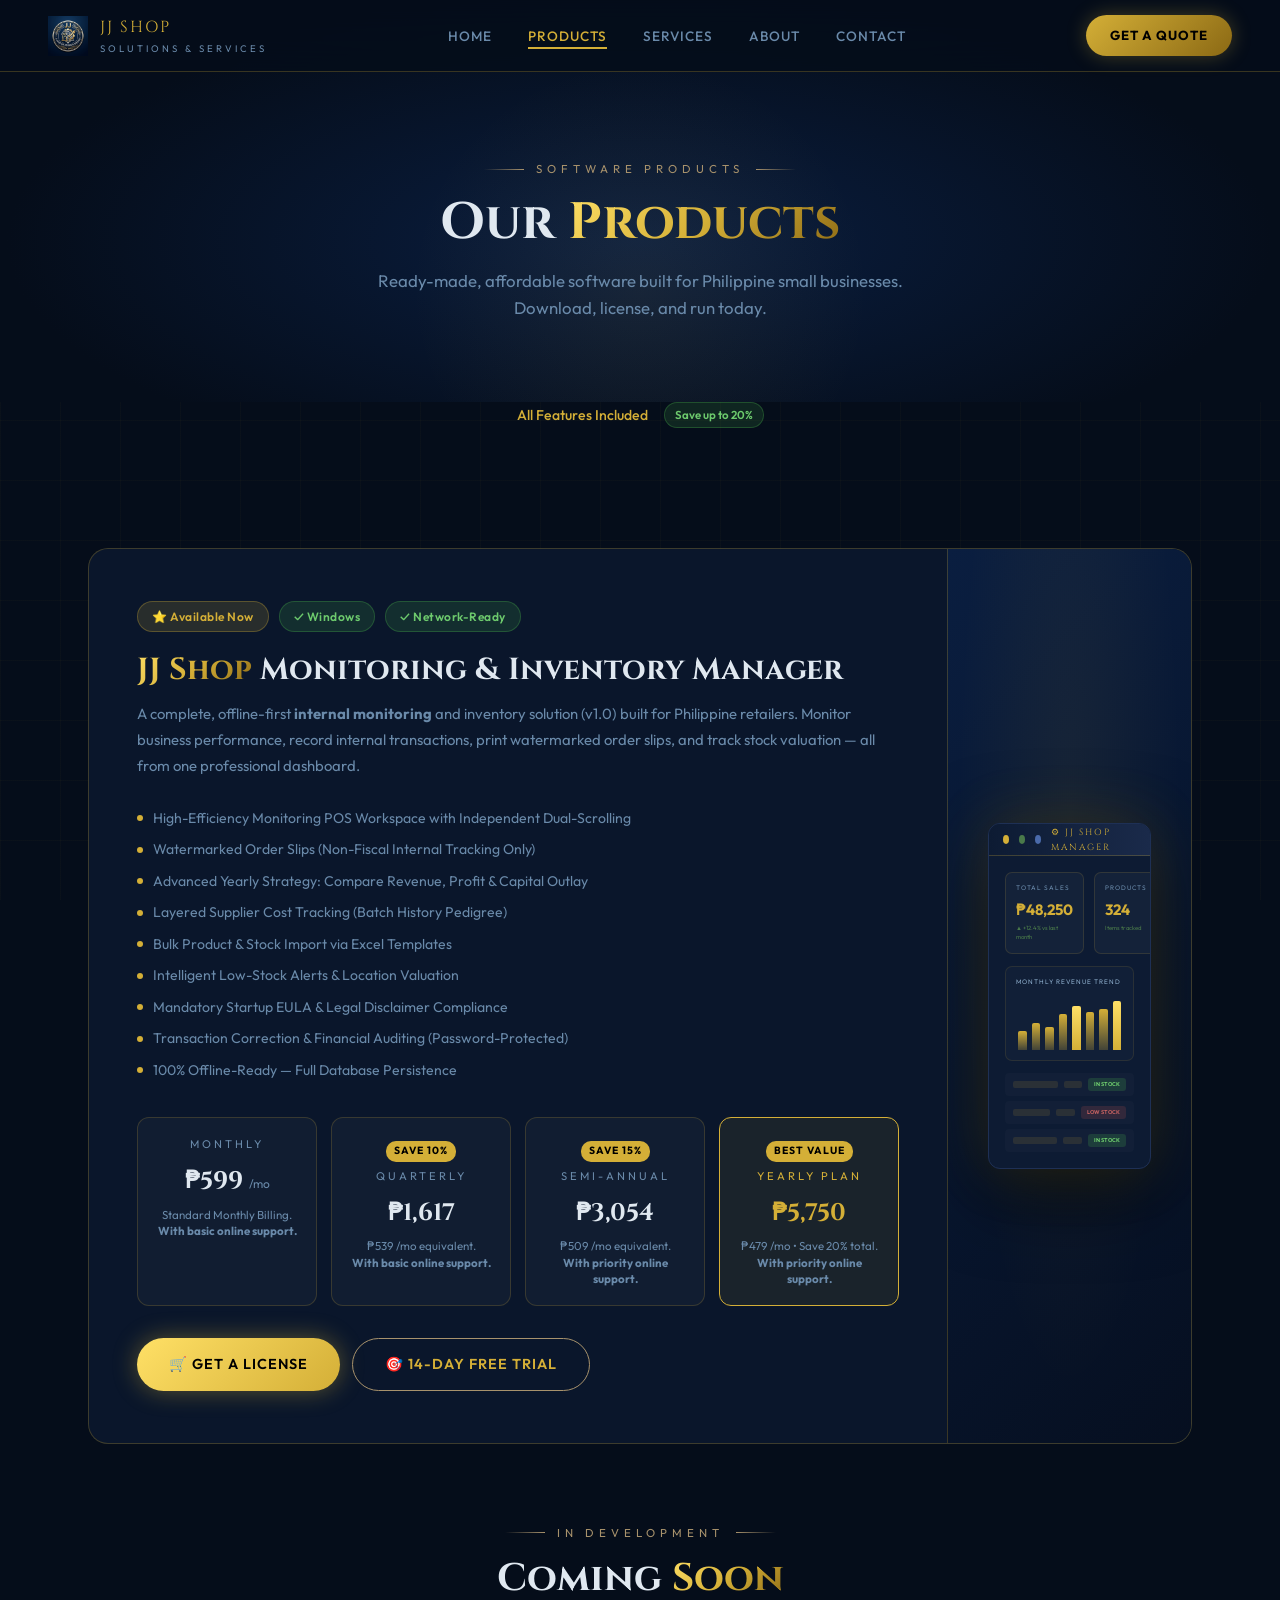
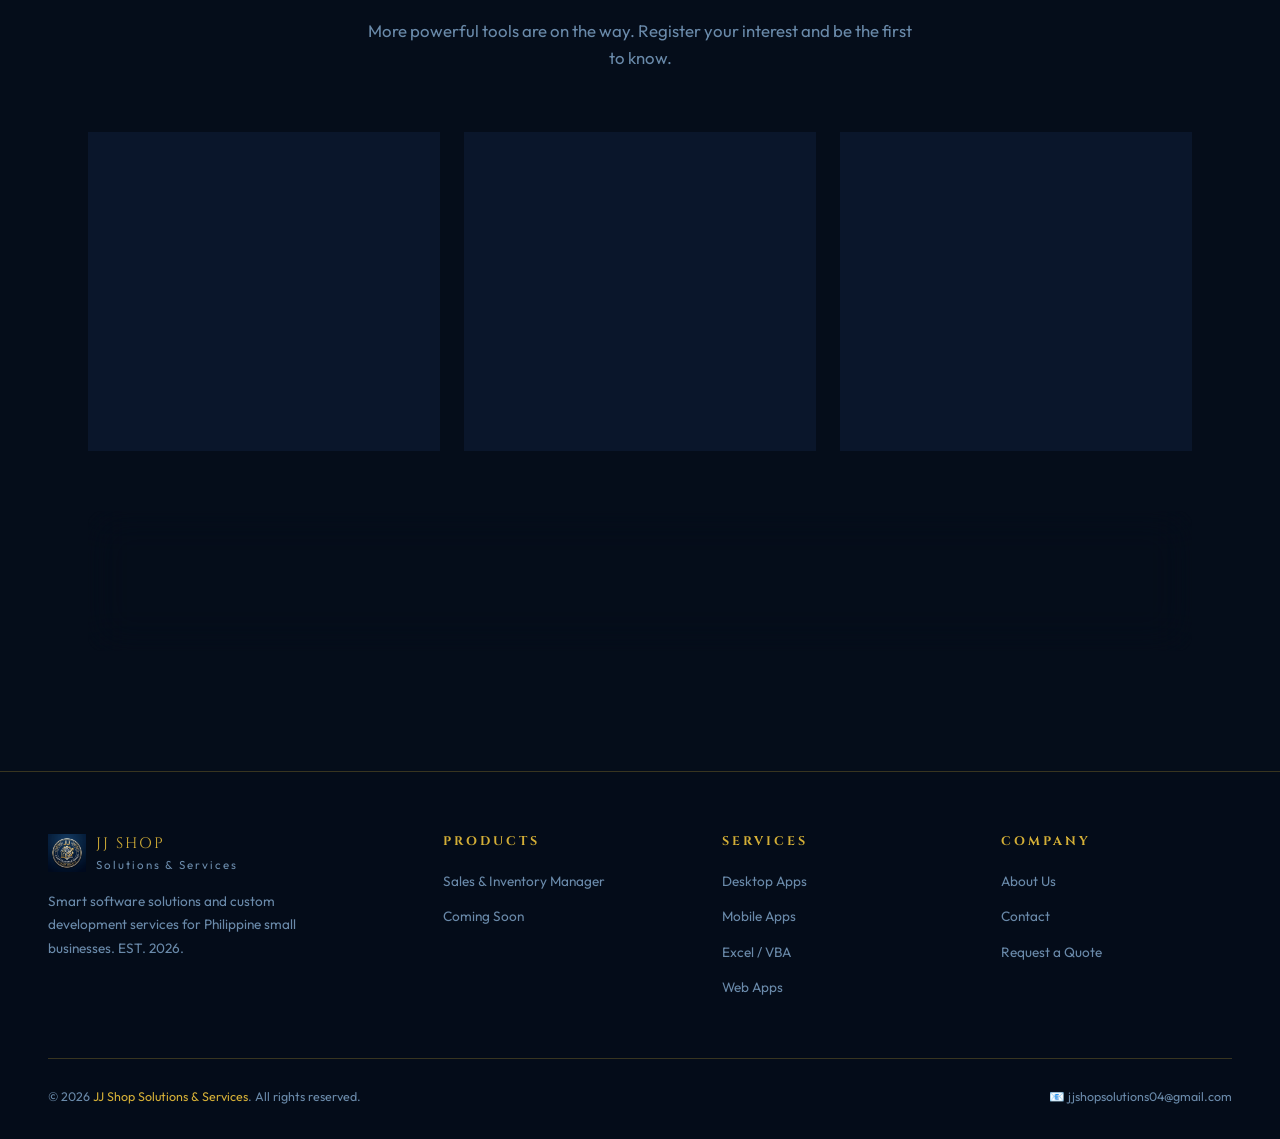
<file: products.html>
<!DOCTYPE html>
<html lang="en">
<head>
  <meta charset="UTF-8">
  <meta name="viewport" content="width=device-width, initial-scale=1.0">
  <title>Products — JJ Shop Solutions & Services</title>
  <meta name="description" content="Browse JJ Shop's ready-made business software. The Sales & Inventory Manager app is now available. More apps coming soon.">
  <link rel="icon" type="image/png" href="assets/img/icon-192.png">
  <link rel="stylesheet" href="assets/style.css">
  <style>
    /* PAGE HEADER */
    .page-hero {
      padding:160px 48px 80px; text-align:center;
      background:radial-gradient(ellipse at 50% 60%, var(--navy-mid) 0%, var(--navy) 70%);
      position:relative; z-index:1; overflow:hidden;
    }
    .page-hero h1 { font-size:clamp(2rem,4vw,3.2rem); margin-bottom:14px; }
    .page-hero p { font-size:1.05rem; color:var(--text-muted); max-width:540px; margin:0 auto; }
    .hero-glow { position:absolute; top:10%; left:50%; transform:translateX(-50%);
      width:500px; height:500px; pointer-events:none;
      background:radial-gradient(circle,rgba(212,175,55,0.07) 0%,transparent 65%); }

    /* PRICING TOGGLE */
    .pricing-toggle-wrap {
      display:flex; align-items:center; justify-content:center; gap:16px;
      margin:0 auto 60px; z-index:1; position:relative;
    }
    .toggle-label { font-size:0.88rem; color:var(--text-muted); font-weight:500; }
    .toggle-label.active { color:var(--gold); }
    .toggle-switch {
      width:52px; height:28px; background:rgba(212,175,55,0.15);
      border:1.5px solid rgba(212,175,55,0.35); border-radius:30px;
      cursor:pointer; position:relative; transition:var(--transition);
    }
    .toggle-switch::after {
      content:''; position:absolute; top:3px; left:3px;
      width:18px; height:18px; border-radius:50%;
      background:var(--gold); transition:var(--transition);
    }
    .toggle-switch.annual::after { transform:translateX(24px); }
    .save-badge {
      background:rgba(74,180,74,0.15); color:#6dca6d;
      border:1px solid rgba(74,180,74,0.3); border-radius:20px;
      padding:3px 10px; font-size:0.72rem; font-weight:600;
    }

    /* PRODUCTS SECTION */
    .products-section {
      padding:60px 48px 120px; max-width:1200px; margin:0 auto;
      position:relative; z-index:1;
    }

    /* PRODUCT CARD */
    .product-card {
      background:var(--glass); border:1px solid var(--glass-border);
      border-radius:20px; backdrop-filter:blur(20px);
      display:grid; grid-template-columns:1fr 1.1fr;
      overflow:hidden; margin-bottom:40px; transition:var(--transition);
    }
    .product-card:hover { box-shadow:0 16px 60px rgba(212,175,55,0.15); transform:translateY(-3px); }
    .product-info { padding:52px 48px; }
    .product-badges { display:flex; gap:10px; margin-bottom:20px; flex-wrap:wrap; }
    .product-title { font-size:1.9rem; margin-bottom:12px; }
    .product-desc { color:var(--text-muted); font-size:0.93rem; line-height:1.75; margin-bottom:28px; }
    .product-feats { display:flex; flex-direction:column; gap:9px; margin-bottom:36px; }
    .product-feat { display:flex; align-items:center; gap:10px; font-size:0.88rem; color:var(--text-muted); }
    .feat-dot { width:6px; height:6px; border-radius:50%; background:var(--gold); flex-shrink:0; }

    /* PRICING TIERS */
    .pricing-tiers {
      display:grid; grid-template-columns:1fr 1fr 1fr; gap:14px; margin-bottom:32px;
    }
    .tier {
      background:rgba(255,255,255,0.03); border:1px solid rgba(212,175,55,0.2);
      border-radius:12px; padding:18px 16px; text-align:center;
      transition:var(--transition); cursor:default;
    }
    .tier.featured { border-color:var(--gold); background:rgba(212,175,55,0.08); }
    .tier-name { font-size:0.7rem; letter-spacing:3px; text-transform:uppercase; color:var(--text-muted); margin-bottom:8px; }
    .tier.featured .tier-name { color:var(--gold); }
    .tier-price { font-family:'Cinzel',serif; font-size:1.5rem; color:var(--text); font-weight:700; }
    .tier-price span { font-size:0.75rem; color:var(--text-muted); font-family:'Outfit',sans-serif; font-weight:400; }
    .tier.featured .tier-price { color:var(--gold); }
    .tier-desc { font-size:0.72rem; color:var(--text-muted); margin-top:6px; line-height:1.4; }
    .tier-best { font-size:0.65rem; background:var(--gold); color:#000; border-radius:10px;
      padding:2px 8px; display:inline-block; margin-bottom:6px; font-weight:700; letter-spacing:1px; }

    .product-btns { display:flex; gap:12px; flex-wrap:wrap; }

    /* PRODUCT VISUAL */
    .product-visual {
      background:linear-gradient(135deg,#0a1e40 0%,#060f20 100%);
      display:flex; align-items:center; justify-content:center;
      padding:40px; border-left:1px solid var(--glass-border); position:relative; overflow:hidden;
    }
    .product-visual::before {
      content:''; position:absolute; inset:0;
      background:radial-gradient(ellipse at 50% 30%,rgba(212,175,55,0.07) 0%,transparent 65%);
    }
    .pv-screen {
      width:100%; max-width:380px;
      background:var(--navy-card); border-radius:12px;
      border:1.5px solid var(--navy-border); overflow:hidden;
      box-shadow:0 0 60px rgba(212,175,55,0.18), 0 20px 80px rgba(0,0,0,0.8);
      position:relative; z-index:1;
    }
    .pv-topbar {
      background:linear-gradient(90deg,#0d1b33,#1a2a4a);
      height:32px; display:flex; align-items:center; padding:0 14px;
      border-bottom:1px solid rgba(212,175,55,0.25); gap:10px;
    }
    .pv-dot { width:9px; height:9px; border-radius:50%; }
    .pv-brand { font-family:'Cinzel',serif; font-size:9px; color:var(--gold); letter-spacing:2px; margin-left:auto; margin-right:auto; }
    .pv-body { padding:16px; display:flex; flex-direction:column; gap:12px; }
    .pv-row { display:flex; gap:10px; }
    .pv-kpi {
      flex:1; background:rgba(255,255,255,0.03);
      border:1px solid rgba(212,175,55,0.15); border-radius:7px; padding:10px;
    }
    .pv-kl { font-size:6.5px; color:#6a8aaa; text-transform:uppercase; letter-spacing:1px; margin-bottom:4px; }
    .pv-kv { font-size:15px; font-weight:700; color:var(--gold); }
    .pv-ks { font-size:6px; color:#4a7a4a; margin-top:2px; }
    .pv-chart {
      background:rgba(255,255,255,0.02); border:1px solid rgba(212,175,55,0.12);
      border-radius:7px; padding:10px;
    }
    .pv-ct { font-size:6.5px; color:#8aaac8; text-transform:uppercase; letter-spacing:1px; margin-bottom:8px; }
    .pv-bars { display:flex; align-items:flex-end; height:55px; gap:5px; padding:0 2px; }
    .pv-bar { flex:1; border-radius:2px 2px 0 0; background:linear-gradient(180deg,var(--gold),rgba(212,175,55,0.25)); }
    .pv-bar.hi { background:linear-gradient(180deg,var(--gold-light),var(--gold)); }
    .pv-table { display:flex; flex-direction:column; gap:5px; }
    .pv-tr {
      display:flex; align-items:center; gap:6px; padding:5px 8px;
      background:rgba(255,255,255,0.02); border-radius:4px;
    }
    .pv-tc { height:7px; border-radius:2px; background:rgba(212,175,55,0.12); }
    .pv-badge {
      font-size:5.5px; padding:2px 6px; border-radius:3px;
      font-weight:700; margin-left:auto; white-space:nowrap;
    }
    .pv-badge.g { background:rgba(74,180,74,0.2); color:#6dca6d; }
    .pv-badge.r { background:rgba(180,74,74,0.2); color:#c06060; }

    /* COMING SOON GRID */
    .coming-grid {
      display:grid; grid-template-columns:repeat(3,1fr); gap:24px; margin-top:60px;
    }
    .coming-card {
      background:var(--glass); border:1px solid var(--glass-border);
      border-radius:var(--radius); padding:36px 32px; text-align:center;
      backdrop-filter:blur(20px); transition:var(--transition);
    }
    .coming-card:hover { transform:translateY(-4px); border-color:rgba(212,175,55,0.35); }
    .coming-icon { font-size:2.5rem; margin-bottom:16px; display:block;
      filter:grayscale(0.4); }
    .coming-card h3 { font-size:1.1rem; margin-bottom:10px; color:var(--text-muted); }
    .coming-card p { font-size:0.85rem; color:var(--text-muted); opacity:0.7; line-height:1.6; }
    .coming-card .badge-soon { margin-top:16px; display:inline-block; }

    /* TRIAL BANNER */
    .trial-banner {
      background:linear-gradient(135deg,rgba(212,175,55,0.1),rgba(13,27,51,0.8));
      border:1px solid rgba(212,175,55,0.35); border-radius:var(--radius);
      padding:40px 52px; display:flex; align-items:center;
      justify-content:space-between; gap:24px; flex-wrap:wrap;
      margin:60px 0 0; backdrop-filter:blur(20px);
    }
    .trial-text h3 { font-size:1.4rem; margin-bottom:8px; }
    .trial-text p { color:var(--text-muted); font-size:0.9rem; }

    @media(max-width:900px){
      .page-hero { padding:130px 24px 60px; }
      .product-card { grid-template-columns:1fr; }
      .product-visual { display:none; }
      .product-info { padding:36px 28px; }
      .pricing-tiers { grid-template-columns:1fr; }
      .coming-grid { grid-template-columns:1fr 1fr; }
      .products-section { padding:40px 24px 80px; }
      .trial-banner { padding:28px 24px; }
    }
    @media(max-width:560px){
      .coming-grid { grid-template-columns:1fr; }
    }
  </style>
</head>
<body>

<!-- NAVBAR -->
<nav class="navbar" id="navbar">
  <div class="nav-logo">
    <img src="assets/img/logo.png" alt="JJ Shop Logo">
    <div>
      <div class="nav-logo-text">JJ SHOP</div>
      <div class="nav-logo-sub">Solutions & Services</div>
    </div>
  </div>
  <ul class="nav-links" id="navLinks">
    <li><a href="index.html">Home</a></li>
    <li><a href="products.html" class="active">Products</a></li>
    <li><a href="services.html">Services</a></li>
    <li><a href="about.html">About</a></li>
    <li><a href="contact.html">Contact</a></li>
  </ul>
  <a href="contact.html" class="nav-cta">Get a Quote</a>
  <div class="nav-hamburger" id="hamburger" onclick="toggleNav()">
    <span></span><span></span><span></span>
  </div>
</nav>

<!-- PAGE HERO -->
<section class="page-hero">
  <div class="hero-glow"></div>
  <div class="particles" id="particles"></div>
  <div class="reveal">
    <div class="section-eyebrow">Software Products</div>
    <h1>Our <span class="gold-text">Products</span></h1>
    <p>Ready-made, affordable software built for Philippine small businesses. Download, license, and run today.</p>
  </div>
</section>

<!-- PRICING TOGGLE (MODIFIED) -->
<div class="pricing-toggle-wrap reveal">
  <span class="toggle-label active" style="color:var(--gold);">All Features Included</span>
  <span class="save-badge">Save up to 20%</span>
</div>

<!-- PRODUCTS -->
<div class="products-section">

  <!-- INVTY APP CARD -->
  <div class="product-card reveal">
    <div class="product-info">
      <div class="product-badges">
        <span class="badge badge-gold">⭐ Available Now</span>
        <span class="badge badge-green">✓ Windows</span>
        <span class="badge badge-green">✓ Network-Ready</span>
      </div>
      <h2 class="product-title"><span class="gold-text">JJ Shop</span> Monitoring &amp; Inventory Manager</h2>
      <p class="product-desc">A complete, offline-first <strong>internal monitoring</strong> and inventory solution (v1.0) built for Philippine retailers. Monitor business performance, record internal transactions, print watermarked order slips, and track stock valuation — all from one professional dashboard.</p>
      <div class="product-feats">
        <div class="product-feat"><div class="feat-dot"></div>High-Efficiency Monitoring POS Workspace with Independent Dual-Scrolling</div>
        <div class="product-feat"><div class="feat-dot"></div>Watermarked Order Slips (Non-Fiscal Internal Tracking Only)</div>
        <div class="product-feat"><div class="feat-dot"></div>Advanced Yearly Strategy: Compare Revenue, Profit & Capital Outlay</div>
        <div class="product-feat"><div class="feat-dot"></div>Layered Supplier Cost Tracking (Batch History Pedigree)</div>
        <div class="product-feat"><div class="feat-dot"></div>Bulk Product & Stock Import via Excel Templates</div>
        <div class="product-feat"><div class="feat-dot"></div>Intelligent Low-Stock Alerts & Location Valuation</div>
        <div class="product-feat"><div class="feat-dot"></div>Mandatory Startup EULA & Legal Disclaimer Compliance</div>
        <div class="product-feat"><div class="feat-dot"></div>Transaction Correction & Financial Auditing (Password-Protected)</div>
        <div class="product-feat"><div class="feat-dot"></div>100% Offline-Ready — Full Database Persistence</div>
      </div>

      <div class="pricing-tiers" style="grid-template-columns: repeat(auto-fit, minmax(180px, 1fr)); max-width: 900px; margin-left: 0;">
        <div class="tier">
          <div class="tier-name">Monthly</div>
          <div class="tier-price">₱599 <span>/mo</span></div>
          <div class="tier-desc">Standard Monthly Billing.<br><strong>With basic online support.</strong></div>
        </div>
        <div class="tier">
          <div class="tier-best">SAVE 10%</div>
          <div class="tier-name">Quarterly</div>
          <div class="tier-price">₱1,617</div>
          <div class="tier-desc">₱539 /mo equivalent.<br><strong>With basic online support.</strong></div>
        </div>
        <div class="tier">
          <div class="tier-best">SAVE 15%</div>
          <div class="tier-name">Semi-Annual</div>
          <div class="tier-price">₱3,054</div>
          <div class="tier-desc">₱509 /mo equivalent.<br><strong>With priority online support.</strong></div>
        </div>
        <div class="tier featured">
          <div class="tier-best">BEST VALUE</div>
          <div class="tier-name">Yearly Plan</div>
          <div class="tier-price" style="color:var(--gold);">₱5,750</div>
          <div class="tier-desc">₱479 /mo • Save 20% total.<br><strong>With priority online support.</strong></div>
        </div>
      </div>

      <div class="product-btns">
        <a href="contact.html?product=invty" class="btn btn-primary">🛒 Get a License</a>
        <a href="contact.html?product=invty-trial" class="btn btn-outline">🎯 14-Day Free Trial</a>
      </div>
    </div>

    <div class="product-visual">
      <div class="pv-screen">
        <div class="pv-topbar">
          <div class="pv-dot" style="background:#d4af37;"></div>
          <div class="pv-dot" style="background:#4a7a4a;"></div>
          <div class="pv-dot" style="background:#4a6aaa;"></div>
          <div class="pv-brand">⚙ JJ SHOP MANAGER</div>
        </div>
        <div class="pv-body">
          <div class="pv-row">
            <div class="pv-kpi">
              <div class="pv-kl">Total Sales</div>
              <div class="pv-kv">₱48,250</div>
              <div class="pv-ks">▲ +12.4% vs last month</div>
            </div>
            <div class="pv-kpi">
              <div class="pv-kl">Products</div>
              <div class="pv-kv">324</div>
              <div class="pv-ks">Items tracked</div>
            </div>
            <div class="pv-kpi">
              <div class="pv-kl">Orders</div>
              <div class="pv-kv">186</div>
              <div class="pv-ks">▲ +8 today</div>
            </div>
          </div>
          <div class="pv-chart">
            <div class="pv-ct">Monthly Revenue Trend</div>
            <div class="pv-bars">
              <div class="pv-bar" style="height:35%;"></div>
              <div class="pv-bar" style="height:50%;"></div>
              <div class="pv-bar" style="height:42%;"></div>
              <div class="pv-bar" style="height:65%;"></div>
              <div class="pv-bar hi" style="height:80%;"></div>
              <div class="pv-bar" style="height:70%;"></div>
              <div class="pv-bar" style="height:75%;"></div>
              <div class="pv-bar hi" style="height:90%;"></div>
            </div>
          </div>
          <div class="pv-table">
            <div class="pv-tr">
              <div class="pv-tc" style="width:100px;"></div>
              <div class="pv-tc" style="width:40px;margin-left:auto;"></div>
              <div class="pv-badge g">IN STOCK</div>
            </div>
            <div class="pv-tr">
              <div class="pv-tc" style="width:80px;"></div>
              <div class="pv-tc" style="width:40px;margin-left:auto;"></div>
              <div class="pv-badge r">LOW STOCK</div>
            </div>
            <div class="pv-tr">
              <div class="pv-tc" style="width:90px;"></div>
              <div class="pv-tc" style="width:40px;margin-left:auto;"></div>
              <div class="pv-badge g">IN STOCK</div>
            </div>
          </div>
        </div>
      </div>
    </div>
  </div>

  <!-- COMING SOON -->
  <div id="coming-soon">
    <div class="section-header reveal" style="margin-top:80px;">
      <div class="section-eyebrow">In Development</div>
      <h2>Coming <span class="gold-text">Soon</span></h2>
      <p>More powerful tools are on the way. Register your interest and be the first to know.</p>
    </div>
    <div class="coming-grid">
      <div class="coming-card reveal">
        <span class="coming-icon">🧾</span>
        <h3>JJ Quotation & Invoice Maker</h3>
        <p>Create professional quotations and invoices in seconds. PDF export with your business branding.</p>
        <span class="badge badge-soon">Coming Soon</span>
      </div>
      <div class="coming-card reveal">
        <span class="coming-icon">👥</span>
        <h3>JJ Payroll Manager</h3>
        <p>Simple payroll management for small businesses. Track employee hours, compute pay, and print payslips.</p>
        <span class="badge badge-soon">Coming Soon</span>
      </div>
      <div class="coming-card reveal">
        <span class="coming-icon">📦</span>
        <h3>JJ Purchase Order System</h3>
        <p>Manage supplier orders, track deliveries, and keep your supply chain organized in one place.</p>
        <span class="badge badge-soon">Coming Soon</span>
      </div>
    </div>
  </div>

  <!-- TRIAL BANNER -->
  <div class="trial-banner reveal">
    <div class="trial-text">
      <h3><span class="gold-text">Try Before You Buy</span></h3>
      <p>All products come with a 14-day free trial. No credit card required. Full features unlocked during trial.</p>
    </div>
    <a href="contact.html?product=trial" class="btn btn-primary">🎯 Start Free Trial</a>
  </div>

</div>

<!-- FOOTER -->
<footer>
  <div class="footer-grid">
    <div>
      <div class="footer-brand-logo">
        <img src="assets/img/logo.png" alt="JJ Shop Logo">
        <div>
          <div class="footer-brand-name">JJ SHOP</div>
          <div class="footer-brand-sub">Solutions & Services</div>
        </div>
      </div>
      <p class="footer-desc">Smart software solutions and custom development services for Philippine small businesses. EST. 2026.</p>
    </div>
    <div class="footer-col">
      <h4>Products</h4>
      <ul>
        <li><a href="products.html">Sales & Inventory Manager</a></li>
        <li><a href="products.html#coming-soon">Coming Soon</a></li>
      </ul>
    </div>
    <div class="footer-col">
      <h4>Services</h4>
      <ul>
        <li><a href="services.html">Desktop Apps</a></li>
        <li><a href="services.html">Mobile Apps</a></li>
        <li><a href="services.html">Excel / VBA</a></li>
        <li><a href="services.html">Web Apps</a></li>
      </ul>
    </div>
    <div class="footer-col">
      <h4>Company</h4>
      <ul>
        <li><a href="about.html">About Us</a></li>
        <li><a href="contact.html">Contact</a></li>
        <li><a href="contact.html">Request a Quote</a></li>
      </ul>
    </div>
  </div>
  <div class="footer-bottom">
    <div class="footer-copy">© 2026 <span>JJ Shop Solutions & Services</span>. All rights reserved.</div>
    <div class="footer-copy">📧 jjshopsolutions04@gmail.com</div>
  </div>
</footer>

<button class="scroll-top" id="scrollTop" onclick="window.scrollTo({top:0,behavior:'smooth'})">↑</button>

<script>
  // Particles
  const pc=document.getElementById('particles');
  for(let i=0;i<12;i++){
    const p=document.createElement('div'); p.className='particle';
    const s=Math.random()*4+2;
    p.style.cssText=`width:${s}px;height:${s}px;left:${Math.random()*100}%;bottom:-20px;animation-duration:${Math.random()*12+8}s;animation-delay:${Math.random()*8}s;opacity:${Math.random()*0.4+0.1}`;
    pc.appendChild(p);
  }

  // Scroll reveal
  const obs=new IntersectionObserver(e=>e.forEach(x=>x.isIntersecting&&x.target.classList.add('visible')),{threshold:0.1});
  document.querySelectorAll('.reveal').forEach(el=>obs.observe(el));

  // Scroll top
  const st=document.getElementById('scrollTop');
  window.addEventListener('scroll',()=>{ st.classList.toggle('visible',window.scrollY>400); });

  // Hamburger
  function toggleNav(){ document.getElementById('navLinks').classList.toggle('open'); }

  // Navbar scroll
  window.addEventListener('scroll',()=>{
    document.getElementById('navbar').style.boxShadow=window.scrollY>50?'0 4px 30px rgba(0,0,0,0.5)':'none';
  });

  // Pricing interaction disabled (Legacy function kept to prevent errors but logic removed)
  function togglePricing(){}
</script>
</body>
</html>
</file>
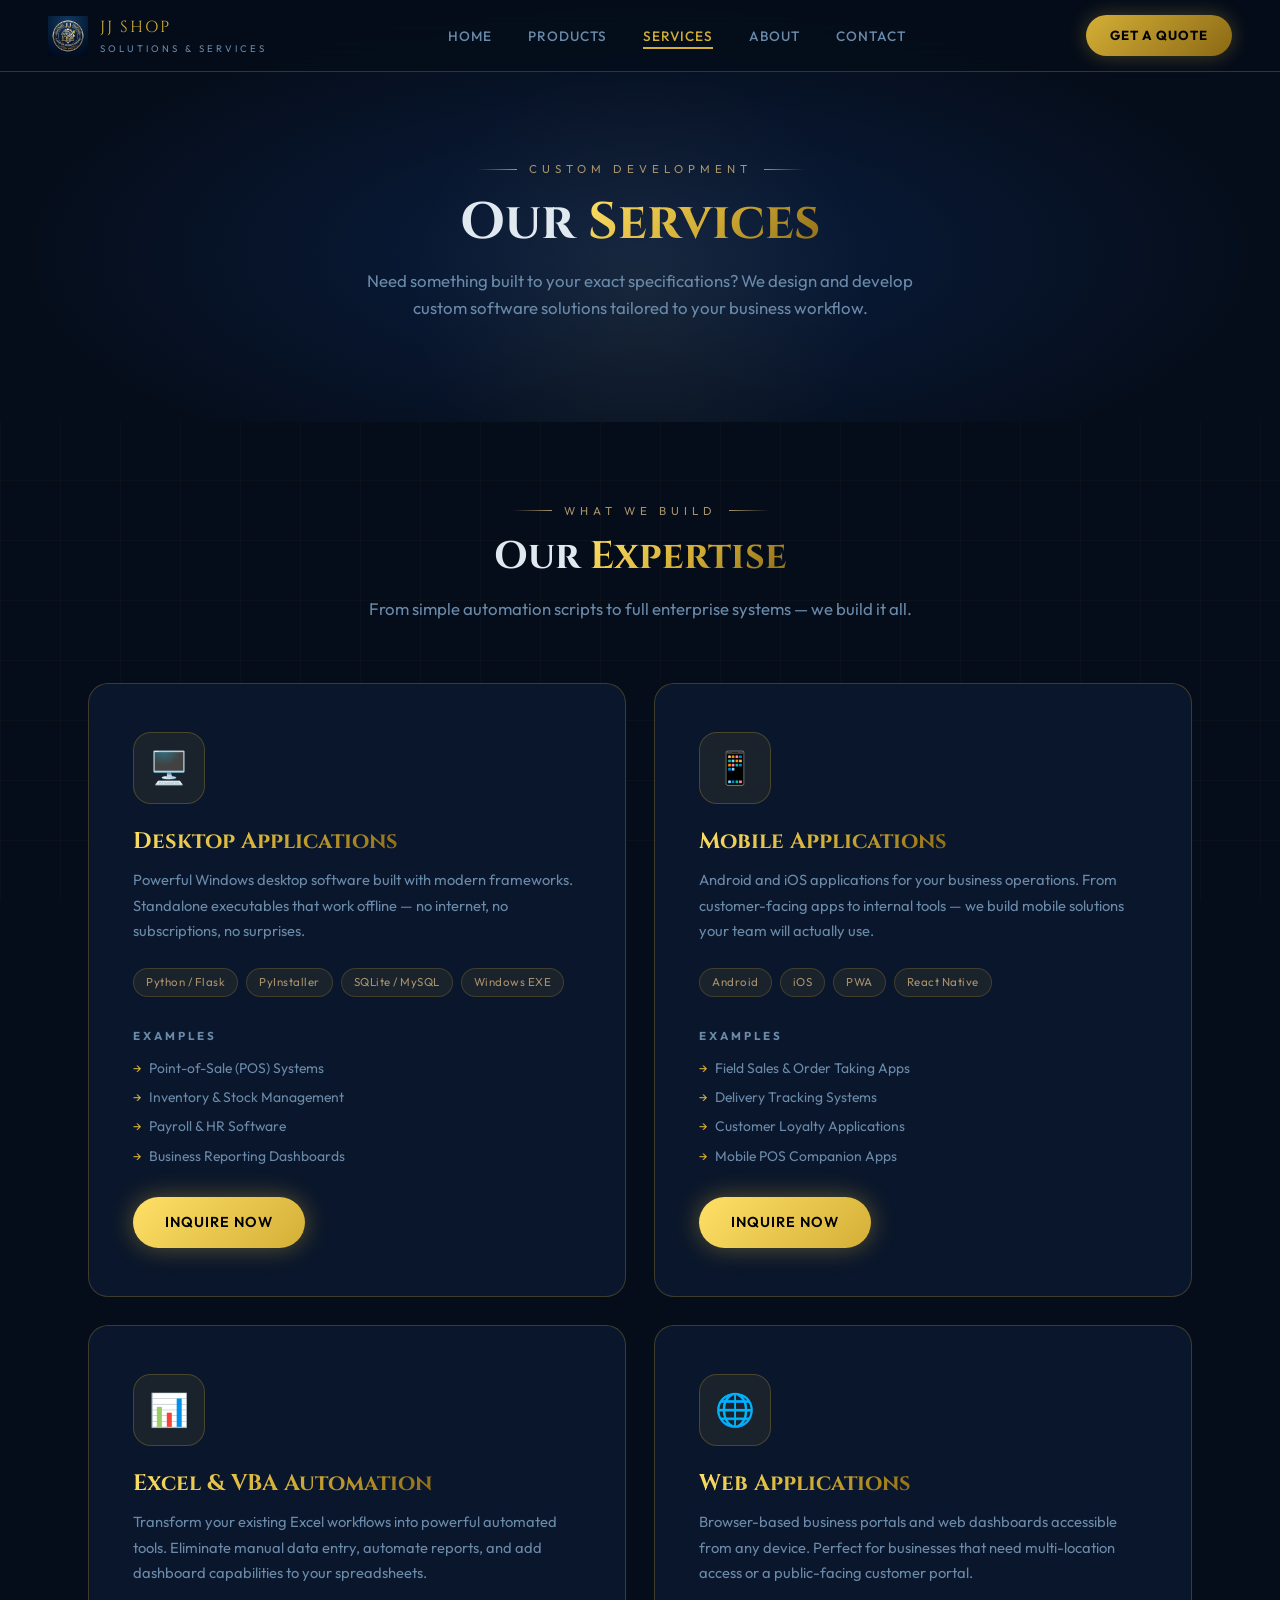
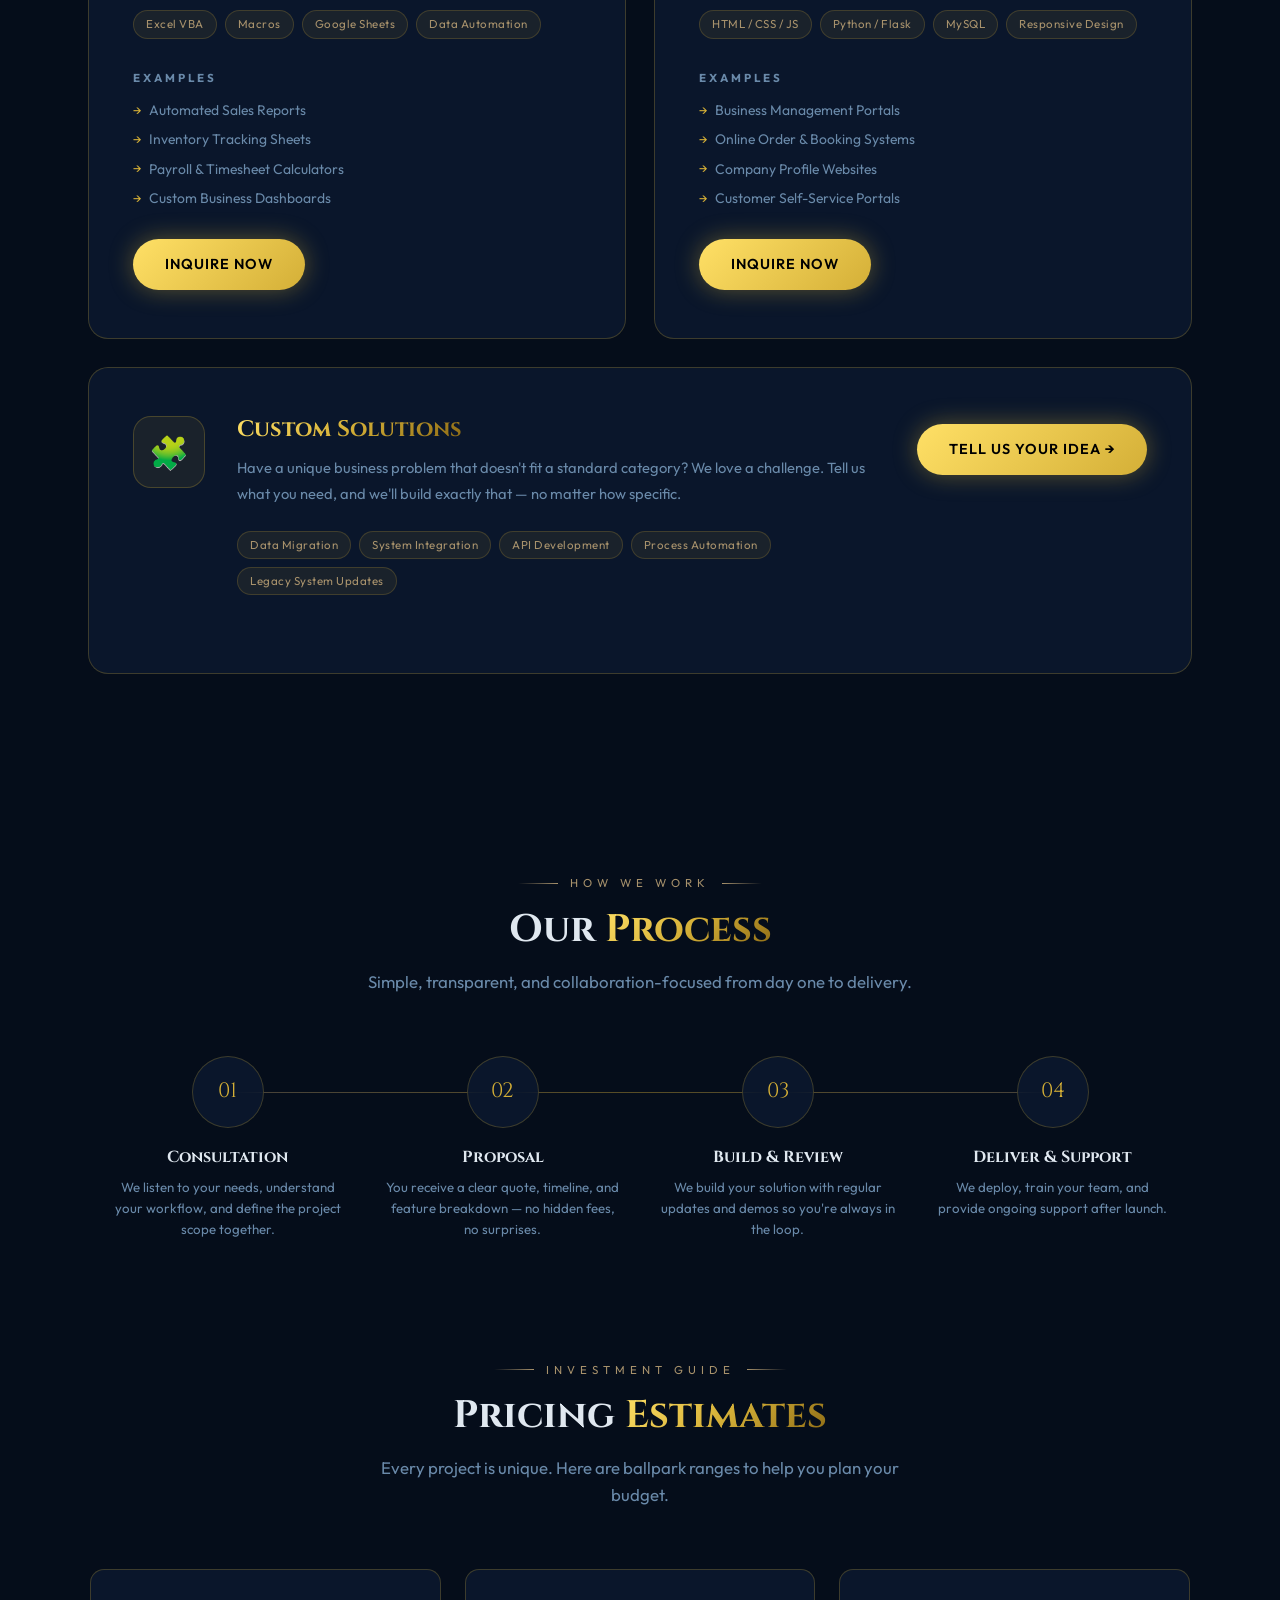
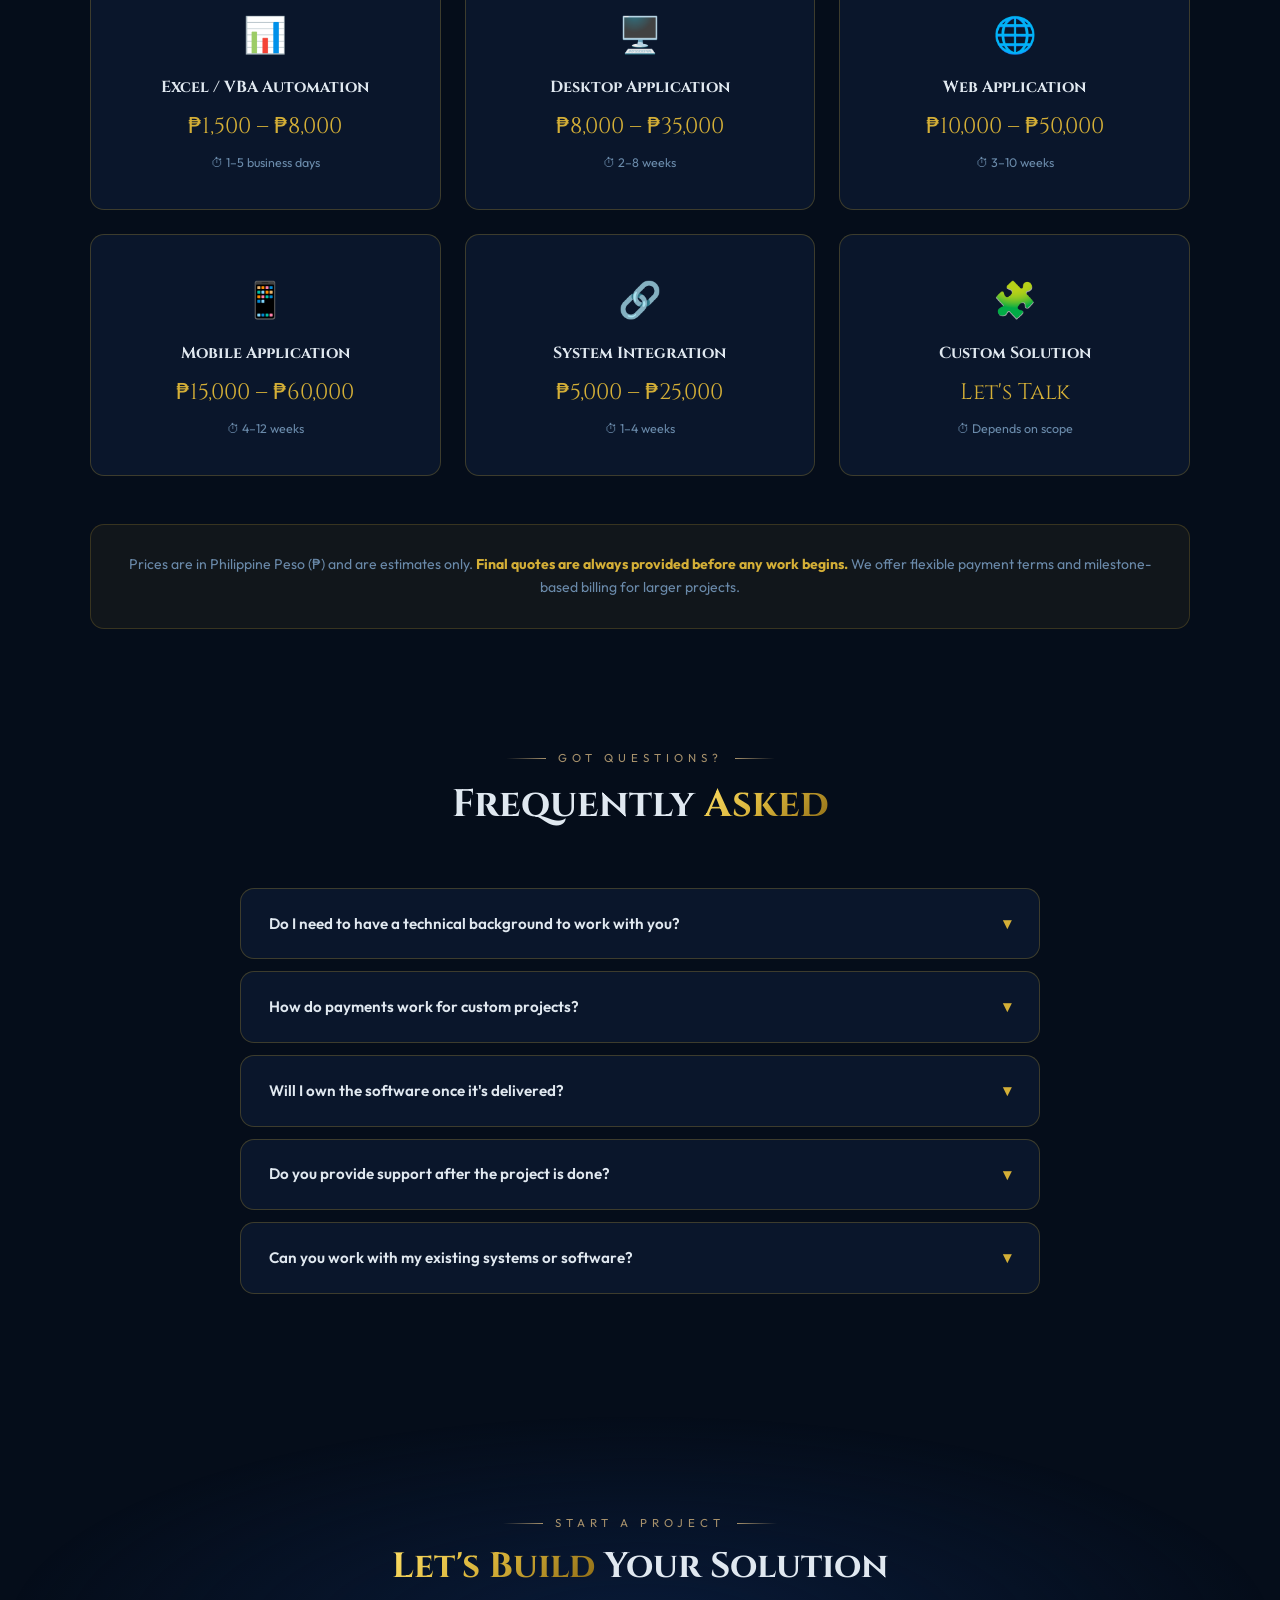
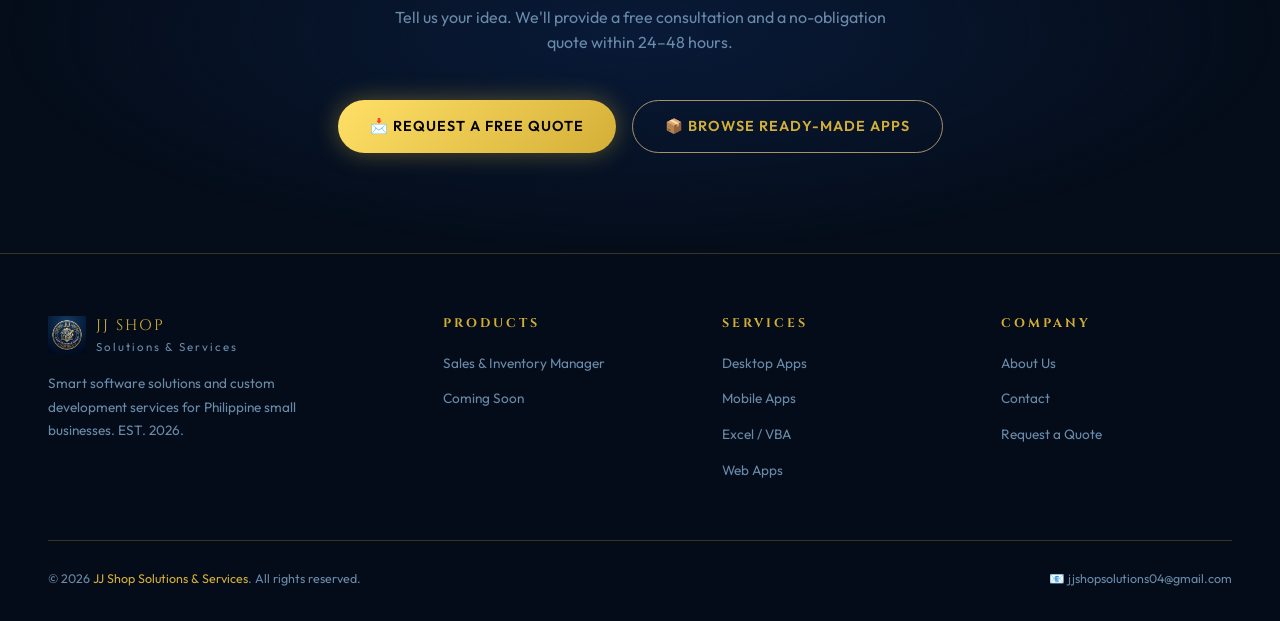
<file: services.html>
<!DOCTYPE html>
<html lang="en">
<head>
  <meta charset="UTF-8">
  <meta name="viewport" content="width=device-width, initial-scale=1.0">
  <title>Services — JJ Shop Solutions & Services</title>
  <meta name="description" content="Custom software development services by JJ Shop — desktop apps, mobile apps, Excel/VBA automation, web portals, and more. Built for Philippine businesses.">
  <link rel="icon" type="image/png" href="assets/img/icon-192.png">
  <link rel="stylesheet" href="assets/style.css">
  <style>
    .page-hero {
      padding:160px 48px 100px; text-align:center;
      background:radial-gradient(ellipse at 50% 60%, var(--navy-mid) 0%, var(--navy) 70%);
      position:relative; z-index:1; overflow:hidden;
    }
    .page-hero h1 { font-size:clamp(2rem,4vw,3.2rem); margin-bottom:14px; }
    .page-hero p { font-size:1.05rem; color:var(--text-muted); max-width:560px; margin:0 auto; }
    .hero-glow { position:absolute; top:10%; left:50%; transform:translateX(-50%);
      width:500px; height:500px; pointer-events:none;
      background:radial-gradient(circle,rgba(212,175,55,0.07) 0%,transparent 65%); }

    /* SERVICE CARDS */
    .services-section {
      padding:80px 48px 120px; max-width:1200px; margin:0 auto;
      position:relative; z-index:1;
    }
    .services-grid {
      display:grid; grid-template-columns:1fr 1fr; gap:28px; margin-bottom:80px;
    }
    .svc-card {
      background:var(--glass); border:1px solid var(--glass-border);
      border-radius:20px; backdrop-filter:blur(20px);
      padding:48px 44px; transition:var(--transition);
      position:relative; overflow:hidden;
    }
    .svc-card::after {
      content:''; position:absolute; bottom:0; left:0; right:0; height:3px;
      background:linear-gradient(90deg,transparent,var(--gold),transparent);
      opacity:0; transition:var(--transition);
    }
    .svc-card:hover {
      transform:translateY(-6px);
      box-shadow:0 16px 60px rgba(212,175,55,0.15);
      border-color:rgba(212,175,55,0.45);
    }
    .svc-card:hover::after { opacity:1; }

    .svc-icon-wrap {
      width:72px; height:72px; border-radius:18px;
      background:rgba(212,175,55,0.08); border:1px solid rgba(212,175,55,0.25);
      display:flex; align-items:center; justify-content:center;
      font-size:2rem; margin-bottom:24px;
    }
    .svc-card h2 { font-size:1.4rem; margin-bottom:12px; }
    .svc-card .svc-desc { color:var(--text-muted); font-size:0.92rem; line-height:1.75; margin-bottom:24px; }
    .svc-tags { display:flex; flex-wrap:wrap; gap:8px; margin-bottom:30px; }
    .svc-tag {
      font-size:0.72rem; padding:4px 12px; border-radius:20px;
      background:rgba(212,175,55,0.08); border:1px solid rgba(212,175,55,0.2);
      color:var(--gold-dim); letter-spacing:0.5px;
    }
    .svc-examples { margin-bottom:30px; }
    .svc-examples h4 { font-size:0.72rem; letter-spacing:3px; text-transform:uppercase; color:var(--text-muted); margin-bottom:12px; }
    .svc-examples ul { display:flex; flex-direction:column; gap:7px; }
    .svc-examples ul li { display:flex; align-items:center; gap:8px; font-size:0.87rem; color:var(--text-muted); }
    .svc-examples ul li::before { content:'→'; color:var(--gold); font-size:0.8rem; }

    /* PROCESS SECTION */
    .process-section {
      padding:0 48px 120px; position:relative; z-index:1;
    }
    .process-inner { max-width:1100px; margin:0 auto; }
    .process-steps {
      display:grid; grid-template-columns:repeat(4,1fr); gap:0;
      position:relative; margin-top:60px;
    }
    .process-steps::before {
      content:''; position:absolute; top:36px; left:12.5%; right:12.5%; height:1px;
      background:linear-gradient(90deg,var(--gold-dim),var(--gold),var(--gold-dim));
      z-index:0; opacity:0.4;
    }
    .process-step { text-align:center; padding:0 20px; position:relative; z-index:1; }
    .step-num {
      width:72px; height:72px; border-radius:50%; margin:0 auto 20px;
      background:var(--glass); border:1.5px solid var(--glass-border);
      display:flex; align-items:center; justify-content:center;
      font-family:'Cinzel',serif; font-size:1.3rem; color:var(--gold);
      backdrop-filter:blur(20px); transition:var(--transition);
    }
    .process-step:hover .step-num {
      background:rgba(212,175,55,0.12); border-color:var(--gold);
      box-shadow:0 0 30px rgba(212,175,55,0.3);
    }
    .process-step h3 { font-size:1rem; margin-bottom:10px; }
    .process-step p { font-size:0.83rem; color:var(--text-muted); line-height:1.6; }

    /* PRICING ESTIMATE */
    .estimate-section {
      padding:0 48px 120px; position:relative; z-index:1;
    }
    .estimate-inner { max-width:1100px; margin:0 auto; }
    .estimate-grid {
      display:grid; grid-template-columns:repeat(3,1fr); gap:24px; margin-top:60px;
    }
    .estimate-card {
      background:var(--glass); border:1px solid var(--glass-border);
      border-radius:var(--radius); padding:36px 28px; text-align:center;
      backdrop-filter:blur(20px); transition:var(--transition);
    }
    .estimate-card:hover { transform:translateY(-4px); border-color:rgba(212,175,55,0.4); }
    .estimate-icon { font-size:2.2rem; margin-bottom:16px; }
    .estimate-card h3 { font-size:1rem; margin-bottom:8px; }
    .estimate-range {
      font-family:'Cinzel',serif; font-size:1.4rem; color:var(--gold);
      margin:12px 0 8px;
    }
    .estimate-time { font-size:0.78rem; color:var(--text-muted); }
    .estimate-note {
      margin-top:48px; padding:28px 36px;
      background:rgba(212,175,55,0.06); border:1px solid rgba(212,175,55,0.2);
      border-radius:var(--radius); text-align:center;
    }
    .estimate-note p { font-size:0.88rem; color:var(--text-muted); line-height:1.7; }
    .estimate-note strong { color:var(--gold); }

    /* FAQ */
    .faq-section {
      padding:0 48px 120px; position:relative; z-index:1;
    }
    .faq-inner { max-width:800px; margin:0 auto; }
    .faq-list { margin-top:50px; display:flex; flex-direction:column; gap:12px; }
    .faq-item {
      background:var(--glass); border:1px solid var(--glass-border);
      border-radius:var(--radius); backdrop-filter:blur(20px); overflow:hidden;
    }
    .faq-q {
      padding:22px 28px; cursor:pointer;
      display:flex; justify-content:space-between; align-items:center;
      font-weight:600; font-size:0.95rem; transition:var(--transition);
    }
    .faq-q:hover { color:var(--gold); }
    .faq-arrow { color:var(--gold); font-size:1rem; transition:var(--transition); }
    .faq-item.open .faq-arrow { transform:rotate(180deg); }
    .faq-a {
      max-height:0; overflow:hidden; transition:max-height 0.4s ease;
      padding:0 28px;
    }
    .faq-item.open .faq-a { max-height:200px; padding:0 28px 22px; }
    .faq-a p { color:var(--text-muted); font-size:0.9rem; line-height:1.7; }

    /* CTA */
    .cta-section {
      padding:100px 48px; text-align:center;
      background:radial-gradient(ellipse at 50% 50%,rgba(10,30,64,0.8) 0%,transparent 70%);
      position:relative; z-index:1;
    }
    .cta-section h2 { font-size:2.2rem; margin-bottom:16px; }
    .cta-section p { color:var(--text-muted); max-width:500px; margin:0 auto 44px; }

    @media(max-width:900px){
      .page-hero { padding:130px 24px 70px; }
      .services-section { padding:60px 24px 80px; }
      .services-grid { grid-template-columns:1fr; }
      .svc-card { padding:36px 28px; }
      .process-section { padding:0 24px 80px; }
      .process-steps { grid-template-columns:1fr 1fr; gap:32px; }
      .process-steps::before { display:none; }
      .estimate-section { padding:0 24px 80px; }
      .estimate-grid { grid-template-columns:1fr 1fr; }
      .faq-section { padding:0 24px 80px; }
      .cta-section { padding:70px 24px; }
    }
    @media(max-width:560px){
      .estimate-grid { grid-template-columns:1fr; }
      .process-steps { grid-template-columns:1fr; }
    }
  </style>
</head>
<body>

<nav class="navbar" id="navbar">
  <div class="nav-logo">
    <img src="assets/img/logo.png" alt="JJ Shop Logo">
    <div>
      <div class="nav-logo-text">JJ SHOP</div>
      <div class="nav-logo-sub">Solutions & Services</div>
    </div>
  </div>
  <ul class="nav-links" id="navLinks">
    <li><a href="index.html">Home</a></li>
    <li><a href="products.html">Products</a></li>
    <li><a href="services.html" class="active">Services</a></li>
    <li><a href="about.html">About</a></li>
    <li><a href="contact.html">Contact</a></li>
  </ul>
  <a href="contact.html" class="nav-cta">Get a Quote</a>
  <div class="nav-hamburger" onclick="toggleNav()"><span></span><span></span><span></span></div>
</nav>

<section class="page-hero">
  <div class="hero-glow"></div>
  <div class="particles" id="particles"></div>
  <div class="reveal">
    <div class="section-eyebrow">Custom Development</div>
    <h1>Our <span class="gold-text">Services</span></h1>
    <p>Need something built to your exact specifications? We design and develop custom software solutions tailored to your business workflow.</p>
  </div>
</section>

<!-- SERVICES GRID -->
<section class="services-section section">
  <div class="section-header reveal">
    <div class="section-eyebrow">What We Build</div>
    <h2>Our <span class="gold-text">Expertise</span></h2>
    <p>From simple automation scripts to full enterprise systems — we build it all.</p>
  </div>
  <div class="services-grid">

    <div class="svc-card reveal">
      <div class="svc-icon-wrap">🖥️</div>
      <h2><span class="gold-text">Desktop Applications</span></h2>
      <p class="svc-desc">Powerful Windows desktop software built with modern frameworks. Standalone executables that work offline — no internet, no subscriptions, no surprises.</p>
      <div class="svc-tags">
        <span class="svc-tag">Python / Flask</span>
        <span class="svc-tag">PyInstaller</span>
        <span class="svc-tag">SQLite / MySQL</span>
        <span class="svc-tag">Windows EXE</span>
      </div>
      <div class="svc-examples">
        <h4>Examples</h4>
        <ul>
          <li>Point-of-Sale (POS) Systems</li>
          <li>Inventory & Stock Management</li>
          <li>Payroll & HR Software</li>
          <li>Business Reporting Dashboards</li>
        </ul>
      </div>
      <a href="contact.html?service=desktop" class="btn btn-primary">Inquire Now</a>
    </div>

    <div class="svc-card reveal">
      <div class="svc-icon-wrap">📱</div>
      <h2><span class="gold-text">Mobile Applications</span></h2>
      <p class="svc-desc">Android and iOS applications for your business operations. From customer-facing apps to internal tools — we build mobile solutions your team will actually use.</p>
      <div class="svc-tags">
        <span class="svc-tag">Android</span>
        <span class="svc-tag">iOS</span>
        <span class="svc-tag">PWA</span>
        <span class="svc-tag">React Native</span>
      </div>
      <div class="svc-examples">
        <h4>Examples</h4>
        <ul>
          <li>Field Sales & Order Taking Apps</li>
          <li>Delivery Tracking Systems</li>
          <li>Customer Loyalty Applications</li>
          <li>Mobile POS Companion Apps</li>
        </ul>
      </div>
      <a href="contact.html?service=mobile" class="btn btn-primary">Inquire Now</a>
    </div>

    <div class="svc-card reveal">
      <div class="svc-icon-wrap">📊</div>
      <h2><span class="gold-text">Excel & VBA Automation</span></h2>
      <p class="svc-desc">Transform your existing Excel workflows into powerful automated tools. Eliminate manual data entry, automate reports, and add dashboard capabilities to your spreadsheets.</p>
      <div class="svc-tags">
        <span class="svc-tag">Excel VBA</span>
        <span class="svc-tag">Macros</span>
        <span class="svc-tag">Google Sheets</span>
        <span class="svc-tag">Data Automation</span>
      </div>
      <div class="svc-examples">
        <h4>Examples</h4>
        <ul>
          <li>Automated Sales Reports</li>
          <li>Inventory Tracking Sheets</li>
          <li>Payroll & Timesheet Calculators</li>
          <li>Custom Business Dashboards</li>
        </ul>
      </div>
      <a href="contact.html?service=excel" class="btn btn-primary">Inquire Now</a>
    </div>

    <div class="svc-card reveal">
      <div class="svc-icon-wrap">🌐</div>
      <h2><span class="gold-text">Web Applications</span></h2>
      <p class="svc-desc">Browser-based business portals and web dashboards accessible from any device. Perfect for businesses that need multi-location access or a public-facing customer portal.</p>
      <div class="svc-tags">
        <span class="svc-tag">HTML / CSS / JS</span>
        <span class="svc-tag">Python / Flask</span>
        <span class="svc-tag">MySQL</span>
        <span class="svc-tag">Responsive Design</span>
      </div>
      <div class="svc-examples">
        <h4>Examples</h4>
        <ul>
          <li>Business Management Portals</li>
          <li>Online Order & Booking Systems</li>
          <li>Company Profile Websites</li>
          <li>Customer Self-Service Portals</li>
        </ul>
      </div>
      <a href="contact.html?service=web" class="btn btn-primary">Inquire Now</a>
    </div>

    <div class="svc-card reveal" style="grid-column:1/-1;">
      <div style="display:flex;align-items:flex-start;gap:32px;flex-wrap:wrap;">
        <div class="svc-icon-wrap" style="flex-shrink:0;">🧩</div>
        <div style="flex:1;min-width:260px;">
          <h2><span class="gold-text">Custom Solutions</span></h2>
          <p class="svc-desc">Have a unique business problem that doesn't fit a standard category? We love a challenge. Tell us what you need, and we'll build exactly that — no matter how specific.</p>
          <div class="svc-tags">
            <span class="svc-tag">Data Migration</span>
            <span class="svc-tag">System Integration</span>
            <span class="svc-tag">API Development</span>
            <span class="svc-tag">Process Automation</span>
            <span class="svc-tag">Legacy System Updates</span>
          </div>
        </div>
        <div style="display:flex;align-items:center;padding-top:8px;">
          <a href="contact.html?service=custom" class="btn btn-primary">Tell Us Your Idea →</a>
        </div>
      </div>
    </div>

  </div>
</section>

<!-- PROCESS -->
<section class="process-section section">
  <div class="process-inner">
    <div class="section-header reveal">
      <div class="section-eyebrow">How We Work</div>
      <h2>Our <span class="gold-text">Process</span></h2>
      <p>Simple, transparent, and collaboration-focused from day one to delivery.</p>
    </div>
    <div class="process-steps">
      <div class="process-step reveal">
        <div class="step-num">01</div>
        <h3>Consultation</h3>
        <p>We listen to your needs, understand your workflow, and define the project scope together.</p>
      </div>
      <div class="process-step reveal">
        <div class="step-num">02</div>
        <h3>Proposal</h3>
        <p>You receive a clear quote, timeline, and feature breakdown — no hidden fees, no surprises.</p>
      </div>
      <div class="process-step reveal">
        <div class="step-num">03</div>
        <h3>Build & Review</h3>
        <p>We build your solution with regular updates and demos so you're always in the loop.</p>
      </div>
      <div class="process-step reveal">
        <div class="step-num">04</div>
        <h3>Deliver & Support</h3>
        <p>We deploy, train your team, and provide ongoing support after launch.</p>
      </div>
    </div>
  </div>
</section>

<!-- PRICING ESTIMATES -->
<section class="estimate-section section">
  <div class="estimate-inner">
    <div class="section-header reveal">
      <div class="section-eyebrow">Investment Guide</div>
      <h2>Pricing <span class="gold-text">Estimates</span></h2>
      <p>Every project is unique. Here are ballpark ranges to help you plan your budget.</p>
    </div>
    <div class="estimate-grid">
      <div class="estimate-card reveal">
        <div class="estimate-icon">📊</div>
        <h3>Excel / VBA Automation</h3>
        <div class="estimate-range">₱1,500 – ₱8,000</div>
        <div class="estimate-time">⏱ 1–5 business days</div>
      </div>
      <div class="estimate-card reveal">
        <div class="estimate-icon">🖥️</div>
        <h3>Desktop Application</h3>
        <div class="estimate-range">₱8,000 – ₱35,000</div>
        <div class="estimate-time">⏱ 2–8 weeks</div>
      </div>
      <div class="estimate-card reveal">
        <div class="estimate-icon">🌐</div>
        <h3>Web Application</h3>
        <div class="estimate-range">₱10,000 – ₱50,000</div>
        <div class="estimate-time">⏱ 3–10 weeks</div>
      </div>
      <div class="estimate-card reveal">
        <div class="estimate-icon">📱</div>
        <h3>Mobile Application</h3>
        <div class="estimate-range">₱15,000 – ₱60,000</div>
        <div class="estimate-time">⏱ 4–12 weeks</div>
      </div>
      <div class="estimate-card reveal">
        <div class="estimate-icon">🔗</div>
        <h3>System Integration</h3>
        <div class="estimate-range">₱5,000 – ₱25,000</div>
        <div class="estimate-time">⏱ 1–4 weeks</div>
      </div>
      <div class="estimate-card reveal">
        <div class="estimate-icon">🧩</div>
        <h3>Custom Solution</h3>
        <div class="estimate-range">Let's Talk</div>
        <div class="estimate-time">⏱ Depends on scope</div>
      </div>
    </div>
    <div class="estimate-note reveal">
      <p>Prices are in Philippine Peso (₱) and are estimates only. <strong>Final quotes are always provided before any work begins.</strong> We offer flexible payment terms and milestone-based billing for larger projects.</p>
    </div>
  </div>
</section>

<!-- FAQ -->
<section class="faq-section section">
  <div class="faq-inner">
    <div class="section-header reveal">
      <div class="section-eyebrow">Got Questions?</div>
      <h2>Frequently <span class="gold-text">Asked</span></h2>
    </div>
    <div class="faq-list reveal">
      <div class="faq-item">
        <div class="faq-q" onclick="toggleFaq(this)">Do I need to have a technical background to work with you? <span class="faq-arrow">▾</span></div>
        <div class="faq-a"><p>Not at all! We handle all the technical details. All we need from you is a clear description of what your business needs. We'll translate that into a working software solution.</p></div>
      </div>
      <div class="faq-item">
        <div class="faq-q" onclick="toggleFaq(this)">How do payments work for custom projects? <span class="faq-arrow">▾</span></div>
        <div class="faq-a"><p>We typically require a 50% downpayment before starting, with the remaining 50% due upon delivery. For larger projects, we offer milestone-based billing to reduce your risk.</p></div>
      </div>
      <div class="faq-item">
        <div class="faq-q" onclick="toggleFaq(this)">Will I own the software once it's delivered? <span class="faq-arrow">▾</span></div>
        <div class="faq-a"><p>Yes. Once the final payment is made, the delivered software belongs to you. You receive the executable and we can discuss source code transfer on a case-by-case basis.</p></div>
      </div>
      <div class="faq-item">
        <div class="faq-q" onclick="toggleFaq(this)">Do you provide support after the project is done? <span class="faq-arrow">▾</span></div>
        <div class="faq-a"><p>Yes! All projects include a 30-day free support period after delivery. Ongoing maintenance packages are also available at affordable monthly rates.</p></div>
      </div>
      <div class="faq-item">
        <div class="faq-q" onclick="toggleFaq(this)">Can you work with my existing systems or software? <span class="faq-arrow">▾</span></div>
        <div class="faq-a"><p>Absolutely. We can integrate new solutions with your existing tools, migrate data from old systems, or build bridge solutions that connect different platforms together.</p></div>
      </div>
    </div>
  </div>
</section>

<!-- CTA -->
<section class="cta-section section reveal">
  <div class="section-eyebrow">Start a Project</div>
  <h2><span class="gold-text">Let's Build</span> Your Solution</h2>
  <p>Tell us your idea. We'll provide a free consultation and a no-obligation quote within 24–48 hours.</p>
  <div style="display:flex;gap:16px;justify-content:center;flex-wrap:wrap;">
    <a href="contact.html" class="btn btn-primary">📩 Request a Free Quote</a>
    <a href="products.html" class="btn btn-outline">📦 Browse Ready-Made Apps</a>
  </div>
</section>

<footer>
  <div class="footer-grid">
    <div>
      <div class="footer-brand-logo">
        <img src="assets/img/logo.png" alt="JJ Shop Logo">
        <div>
          <div class="footer-brand-name">JJ SHOP</div>
          <div class="footer-brand-sub">Solutions & Services</div>
        </div>
      </div>
      <p class="footer-desc">Smart software solutions and custom development services for Philippine small businesses. EST. 2026.</p>
    </div>
    <div class="footer-col"><h4>Products</h4><ul>
      <li><a href="products.html">Sales & Inventory Manager</a></li>
      <li><a href="products.html#coming-soon">Coming Soon</a></li>
    </ul></div>
    <div class="footer-col"><h4>Services</h4><ul>
      <li><a href="services.html">Desktop Apps</a></li>
      <li><a href="services.html">Mobile Apps</a></li>
      <li><a href="services.html">Excel / VBA</a></li>
      <li><a href="services.html">Web Apps</a></li>
    </ul></div>
    <div class="footer-col"><h4>Company</h4><ul>
      <li><a href="about.html">About Us</a></li>
      <li><a href="contact.html">Contact</a></li>
      <li><a href="contact.html">Request a Quote</a></li>
    </ul></div>
  </div>
  <div class="footer-bottom">
    <div class="footer-copy">© 2026 <span>JJ Shop Solutions & Services</span>. All rights reserved.</div>
    <div class="footer-copy">📧 jjshopsolutions04@gmail.com</div>
  </div>
</footer>

<button class="scroll-top" id="scrollTop" onclick="window.scrollTo({top:0,behavior:'smooth'})">↑</button>

<script>
  const pc=document.getElementById('particles');
  for(let i=0;i<12;i++){
    const p=document.createElement('div'); p.className='particle';
    const s=Math.random()*4+2;
    p.style.cssText=`width:${s}px;height:${s}px;left:${Math.random()*100}%;bottom:-20px;animation-duration:${Math.random()*12+8}s;animation-delay:${Math.random()*8}s;opacity:${Math.random()*0.4+0.1}`;
    pc.appendChild(p);
  }
  const obs=new IntersectionObserver(e=>e.forEach(x=>x.isIntersecting&&x.target.classList.add('visible')),{threshold:0.1});
  document.querySelectorAll('.reveal').forEach(el=>obs.observe(el));
  const st=document.getElementById('scrollTop');
  window.addEventListener('scroll',()=>{ st.classList.toggle('visible',window.scrollY>400); });
  function toggleNav(){ document.getElementById('navLinks').classList.toggle('open'); }
  window.addEventListener('scroll',()=>{
    document.getElementById('navbar').style.boxShadow=window.scrollY>50?'0 4px 30px rgba(0,0,0,0.5)':'none';
  });
  function toggleFaq(el){
    const item=el.parentElement;
    document.querySelectorAll('.faq-item.open').forEach(i=>{ if(i!==item) i.classList.remove('open'); });
    item.classList.toggle('open');
  }
</script>
</body>
</html>
</file>
<file: assets/style.css>
/* ==============================================
   JJ SHOP SOLUTIONS & SERVICES — DESIGN SYSTEM
   ============================================== */

@import url('https://fonts.googleapis.com/css2?family=Cinzel:wght@400;600;700;900&family=Outfit:wght@300;400;500;600;700&display=swap');

/* ── TOKENS ── */
:root {
  --gold:       #d4af37;
  --gold-light: #ffe066;
  --gold-dim:   #a8926c;
  --navy:       #050d1a;
  --navy-mid:   #0a1e40;
  --navy-card:  #0d1b33;
  --navy-border:#1e3055;
  --text:       #e0e8f0;
  --text-muted: #6a8aaa;
  --glass:      rgba(13,27,51,0.72);
  --glass-border: rgba(212,175,55,0.25);
  --radius:     14px;
  --radius-sm:  8px;
  --shadow:     0 8px 40px rgba(0,0,0,0.6);
  --transition: 0.3s cubic-bezier(0.4,0,0.2,1);
}

/* ── RESET ── */
*, *::before, *::after { margin:0; padding:0; box-sizing:border-box; }
html { scroll-behavior:smooth; }
body {
  font-family:'Outfit', sans-serif;
  background:var(--navy);
  color:var(--text);
  line-height:1.6;
  overflow-x:hidden;
}
img { max-width:100%; display:block; }
a { text-decoration:none; color:inherit; }
ul { list-style:none; }

/* ── BACKGROUND GRID ── */
body::before {
  content:'';
  position:fixed; inset:0; z-index:0; pointer-events:none;
  background-image:
    linear-gradient(rgba(212,175,55,0.03) 1px, transparent 1px),
    linear-gradient(90deg, rgba(212,175,55,0.03) 1px, transparent 1px);
  background-size:60px 60px;
}

/* ── TYPOGRAPHY ── */
.cinzel { font-family:'Cinzel', serif; }
h1,h2,h3 { font-family:'Cinzel', serif; line-height:1.2; }
.gold-text {
  background:linear-gradient(135deg, var(--gold-light) 0%, var(--gold) 50%, #8b6914 100%);
  -webkit-background-clip:text; -webkit-text-fill-color:transparent;
  background-clip:text;
}
.section-eyebrow {
  font-size:0.72rem; letter-spacing:5px; text-transform:uppercase;
  color:var(--gold-dim); display:flex; align-items:center; gap:12px;
  justify-content:center; margin-bottom:14px;
}
.section-eyebrow::before,.section-eyebrow::after {
  content:''; flex:0 0 40px; height:1px;
  background:linear-gradient(90deg,transparent,var(--gold-dim));
}
.section-eyebrow::after { background:linear-gradient(90deg,var(--gold-dim),transparent); }

/* ── NAVBAR ── */
.navbar {
  position:fixed; top:0; left:0; right:0; z-index:1000;
  padding:0 48px;
  background:rgba(5,13,26,0.85);
  backdrop-filter:blur(20px);
  border-bottom:1px solid var(--glass-border);
  display:flex; align-items:center; height:72px;
  transition:var(--transition);
}
.nav-logo { display:flex; align-items:center; gap:12px; }
.nav-logo img { height:40px; width:40px; object-fit:contain; }
.nav-logo-text { font-family:'Cinzel',serif; font-size:1rem; color:var(--gold); letter-spacing:2px; }
.nav-logo-sub { font-size:0.6rem; color:var(--text-muted); letter-spacing:3px; text-transform:uppercase; }
.nav-links { display:flex; gap:36px; margin:0 auto; }
.nav-links a {
  font-size:0.85rem; font-weight:500; letter-spacing:1px;
  color:var(--text-muted); text-transform:uppercase;
  transition:var(--transition); position:relative; padding-bottom:4px;
}
.nav-links a::after {
  content:''; position:absolute; bottom:0; left:0; width:0; height:1.5px;
  background:var(--gold); transition:var(--transition);
}
.nav-links a:hover, .nav-links a.active { color:var(--gold); }
.nav-links a:hover::after, .nav-links a.active::after { width:100%; }
.nav-cta {
  padding:10px 24px; border-radius:30px;
  background:linear-gradient(135deg, var(--gold), #8b6914);
  color:#000; font-weight:700; font-size:0.82rem;
  letter-spacing:1px; text-transform:uppercase;
  transition:var(--transition); box-shadow:0 0 20px rgba(212,175,55,0.3);
}
.nav-cta:hover { transform:translateY(-2px); box-shadow:0 4px 30px rgba(212,175,55,0.5); }
.nav-hamburger { display:none; flex-direction:column; gap:5px; cursor:pointer; padding:4px; }
.nav-hamburger span { display:block; width:24px; height:2px; background:var(--gold); border-radius:2px; transition:var(--transition); }

/* ── BUTTONS ── */
.btn {
  display:inline-flex; align-items:center; gap:8px;
  padding:14px 32px; border-radius:30px; font-weight:600;
  font-size:0.9rem; letter-spacing:1px; text-transform:uppercase;
  cursor:pointer; transition:var(--transition); border:none; outline:none;
}
.btn-primary {
  background:linear-gradient(135deg, var(--gold-light), var(--gold));
  color:#000; box-shadow:0 0 24px rgba(212,175,55,0.4);
}
.btn-primary:hover { transform:translateY(-3px); box-shadow:0 8px 40px rgba(212,175,55,0.6); }
.btn-outline {
  background:transparent; color:var(--gold);
  border:1.5px solid var(--gold-dim);
}
.btn-outline:hover {
  background:rgba(212,175,55,0.1); border-color:var(--gold);
  transform:translateY(-3px);
}

/* ── DIVIDER ── */
.gold-divider {
  display:flex; align-items:center; gap:14px; margin:20px auto;
  max-width:400px;
}
.gold-divider::before,.gold-divider::after {
  content:''; flex:1; height:1px;
  background:linear-gradient(90deg,transparent,var(--gold-dim));
}
.gold-divider::after { background:linear-gradient(90deg,var(--gold-dim),transparent); }
.gold-divider span {
  width:8px; height:8px; background:var(--gold);
  transform:rotate(45deg); flex-shrink:0;
}

/* ── CARDS ── */
.card {
  background:var(--glass);
  border:1px solid var(--glass-border);
  border-radius:var(--radius);
  backdrop-filter:blur(20px);
  transition:var(--transition);
}
.card:hover {
  border-color:rgba(212,175,55,0.5);
  transform:translateY(-4px);
  box-shadow:0 12px 40px rgba(212,175,55,0.15);
}

/* ── SECTION ── */
.section { position:relative; z-index:1; }
.section-header { text-align:center; margin-bottom:60px; }
.section-header h2 { font-size:2.4rem; margin-bottom:16px; }
.section-header p { color:var(--text-muted); max-width:560px; margin:0 auto; font-size:1.05rem; }

/* ── FOOTER ── */
footer {
  background:rgba(5,13,26,0.95);
  border-top:1px solid var(--glass-border);
  padding:60px 48px 32px;
  position:relative; z-index:1;
}
.footer-grid {
  display:grid; grid-template-columns:1.5fr 1fr 1fr 1fr;
  gap:48px; margin-bottom:48px;
}
.footer-brand-logo { display:flex; align-items:center; gap:10px; margin-bottom:16px; }
.footer-brand-logo img { height:38px; width:38px; object-fit:contain; }
.footer-brand-name { font-family:'Cinzel',serif; font-size:0.95rem; color:var(--gold); letter-spacing:2px; }
.footer-brand-sub { font-size:0.72rem; color:var(--text-muted); letter-spacing:2px; }
.footer-desc { font-size:0.85rem; color:var(--text-muted); line-height:1.7; max-width:260px; }
.footer-col h4 { font-family:'Cinzel',serif; font-size:0.78rem; color:var(--gold); letter-spacing:3px; text-transform:uppercase; margin-bottom:16px; }
.footer-col ul li { margin-bottom:10px; }
.footer-col ul li a { font-size:0.85rem; color:var(--text-muted); transition:var(--transition); }
.footer-col ul li a:hover { color:var(--gold); padding-left:4px; }
.footer-bottom {
  border-top:1px solid var(--glass-border); padding-top:28px;
  display:flex; justify-content:space-between; align-items:center;
  flex-wrap:wrap; gap:12px;
}
.footer-copy { font-size:0.78rem; color:var(--text-muted); }
.footer-copy span { color:var(--gold); }

/* ── CORNER DECORATION ── */
.corner-deco {
  position:absolute; width:36px; height:36px;
  border-color:rgba(212,175,55,0.3); border-style:solid;
}
.corner-deco.tl { top:24px; left:24px; border-width:1.5px 0 0 1.5px; }
.corner-deco.tr { top:24px; right:24px; border-width:1.5px 1.5px 0 0; }
.corner-deco.bl { bottom:24px; left:24px; border-width:0 0 1.5px 1.5px; }
.corner-deco.br { bottom:24px; right:24px; border-width:0 1.5px 1.5px 0; }

/* ── SCROLL REVEAL ── */
.reveal {
  opacity:0; transform:translateY(24px);
  transition:opacity 0.7s ease, transform 0.7s ease;
}
.reveal.visible { opacity:1; transform:translateY(0); }

/* ── HERO ── */
.hero {
  min-height:100vh; display:flex; align-items:center;
  padding:120px 48px 80px;
  background:radial-gradient(ellipse at 50% 60%, var(--navy-mid) 0%, var(--navy) 70%);
  position:relative; z-index:1; overflow:hidden;
}
.hero-glow {
  position:absolute; top:20%; left:50%; transform:translateX(-50%);
  width:600px; height:600px;
  background:radial-gradient(circle, rgba(212,175,55,0.08) 0%, transparent 65%);
  pointer-events:none;
}
.hero-content { max-width:1200px; margin:0 auto; text-align:center; }
.hero h1 {
  font-size:clamp(2.4rem, 5vw, 4.2rem);
  margin-bottom:24px; letter-spacing:1px;
}
.hero-tagline {
  font-size:1.15rem; color:var(--text-muted);
  max-width:600px; margin:0 auto 44px; font-weight:300;
}
.hero-btns { display:flex; gap:16px; justify-content:center; flex-wrap:wrap; }
.hero-badge {
  display:inline-block; margin-bottom:20px;
  padding:6px 20px; border-radius:30px;
  border:1px solid rgba(212,175,55,0.4);
  background:rgba(212,175,55,0.07);
  font-size:0.72rem; letter-spacing:4px; color:var(--gold-dim);
  text-transform:uppercase;
}

/* ── FLOATING DOTS ANIMATION ── */
.particles {
  position:absolute; inset:0; pointer-events:none; overflow:hidden;
}
.particle {
  position:absolute; border-radius:50%;
  background:radial-gradient(circle, rgba(212,175,55,0.6), transparent);
  animation:float linear infinite;
}
@keyframes float {
  0%   { transform:translateY(0) scale(1); opacity:0; }
  10%  { opacity:1; }
  90%  { opacity:0.4; }
  100% { transform:translateY(-100vh) scale(0.3); opacity:0; }
}

/* ── RESPONSIVE ── */
@media (max-width: 900px) {
  .navbar { padding:0 24px; }
  .nav-links { display:none; }
  .nav-hamburger { display:flex; }
  .nav-links.open {
    display:flex; flex-direction:column; position:fixed;
    top:72px; left:0; right:0; background:rgba(5,13,26,0.98);
    padding:32px; gap:24px; border-bottom:1px solid var(--glass-border);
  }
  .hero { padding:120px 24px 60px; }
  .footer-grid { grid-template-columns:1fr 1fr; gap:32px; }
  .footer-bottom { flex-direction:column; text-align:center; }
}
@media (max-width: 560px) {
  .footer-grid { grid-template-columns:1fr; }
  .hero h1 { font-size:2rem; }
}

/* ── BADGE PILLS ── */
.badge {
  display:inline-flex; align-items:center; gap:6px;
  padding:5px 14px; border-radius:20px; font-size:0.75rem;
  font-weight:600; letter-spacing:0.5px;
}
.badge-gold { background:rgba(212,175,55,0.15); color:var(--gold); border:1px solid rgba(212,175,55,0.3); }
.badge-green { background:rgba(74,180,74,0.15); color:#6dca6d; border:1px solid rgba(74,180,74,0.3); }
.badge-soon { background:rgba(106,138,170,0.15); color:var(--text-muted); border:1px solid rgba(106,138,170,0.25); }

/* ── NOTICE BANNER ── */
.notice-banner {
  position:fixed; bottom:24px; right:24px; z-index:999;
  background:var(--glass); border:1px solid var(--glass-border);
  backdrop-filter:blur(20px); border-radius:var(--radius);
  padding:16px 20px; max-width:300px; font-size:0.82rem;
  color:var(--text-muted); line-height:1.5;
  box-shadow:0 8px 40px rgba(0,0,0,0.5);
  animation:slideIn 0.5s ease;
}
.notice-banner strong { color:var(--gold); }
.notice-close {
  position:absolute; top:8px; right:12px; cursor:pointer;
  color:var(--text-muted); font-size:1rem; line-height:1;
}
.notice-close:hover { color:var(--gold); }
@keyframes slideIn {
  from { opacity:0; transform:translateY(20px); }
  to   { opacity:1; transform:translateY(0); }
}

/* ── SCROLL TO TOP ── */
.scroll-top {
  position:fixed; bottom:24px; left:24px; z-index:999;
  width:44px; height:44px; border-radius:50%;
  background:linear-gradient(135deg,var(--gold),#8b6914);
  color:#000; font-size:1.1rem; cursor:pointer;
  display:flex; align-items:center; justify-content:center;
  box-shadow:0 4px 20px rgba(212,175,55,0.4);
  transition:var(--transition); opacity:0; pointer-events:none;
  border:none;
}
.scroll-top.visible { opacity:1; pointer-events:all; }
.scroll-top:hover { transform:translateY(-3px); box-shadow:0 8px 30px rgba(212,175,55,0.6); }
</file>
